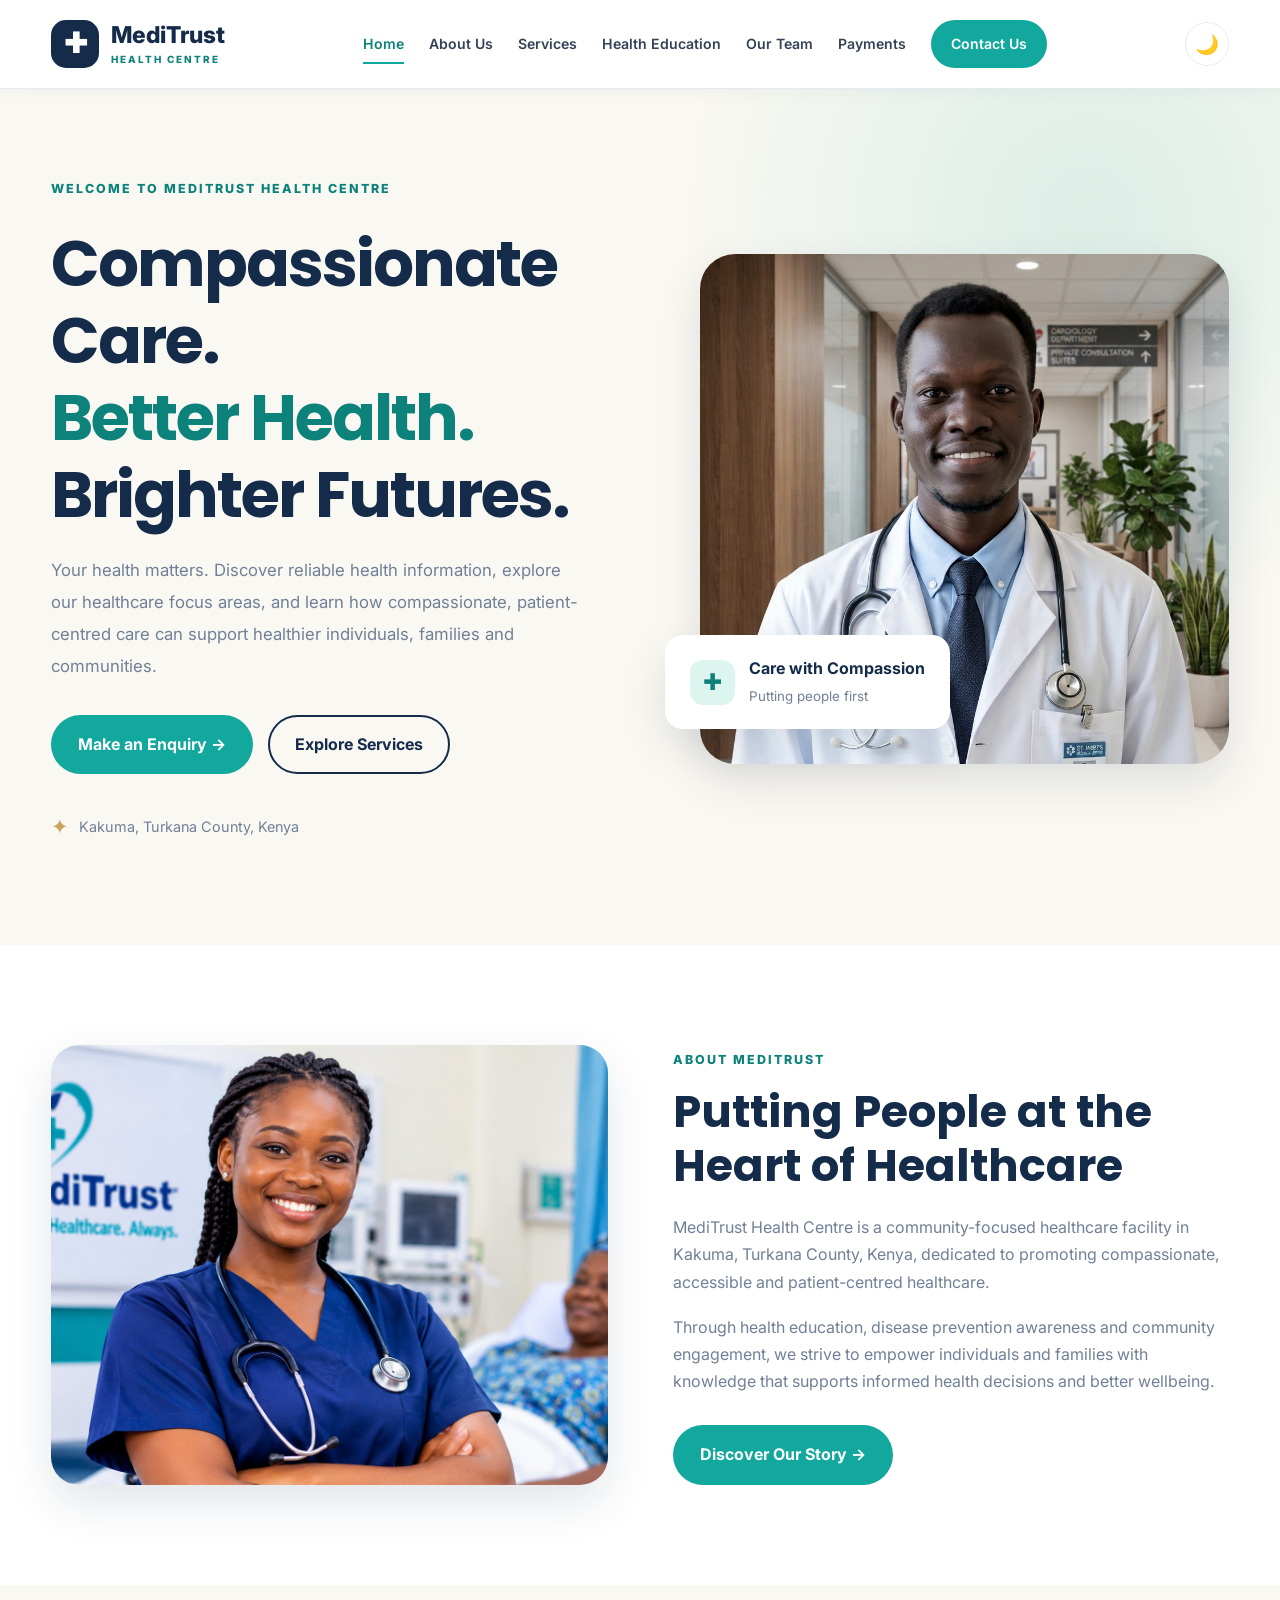
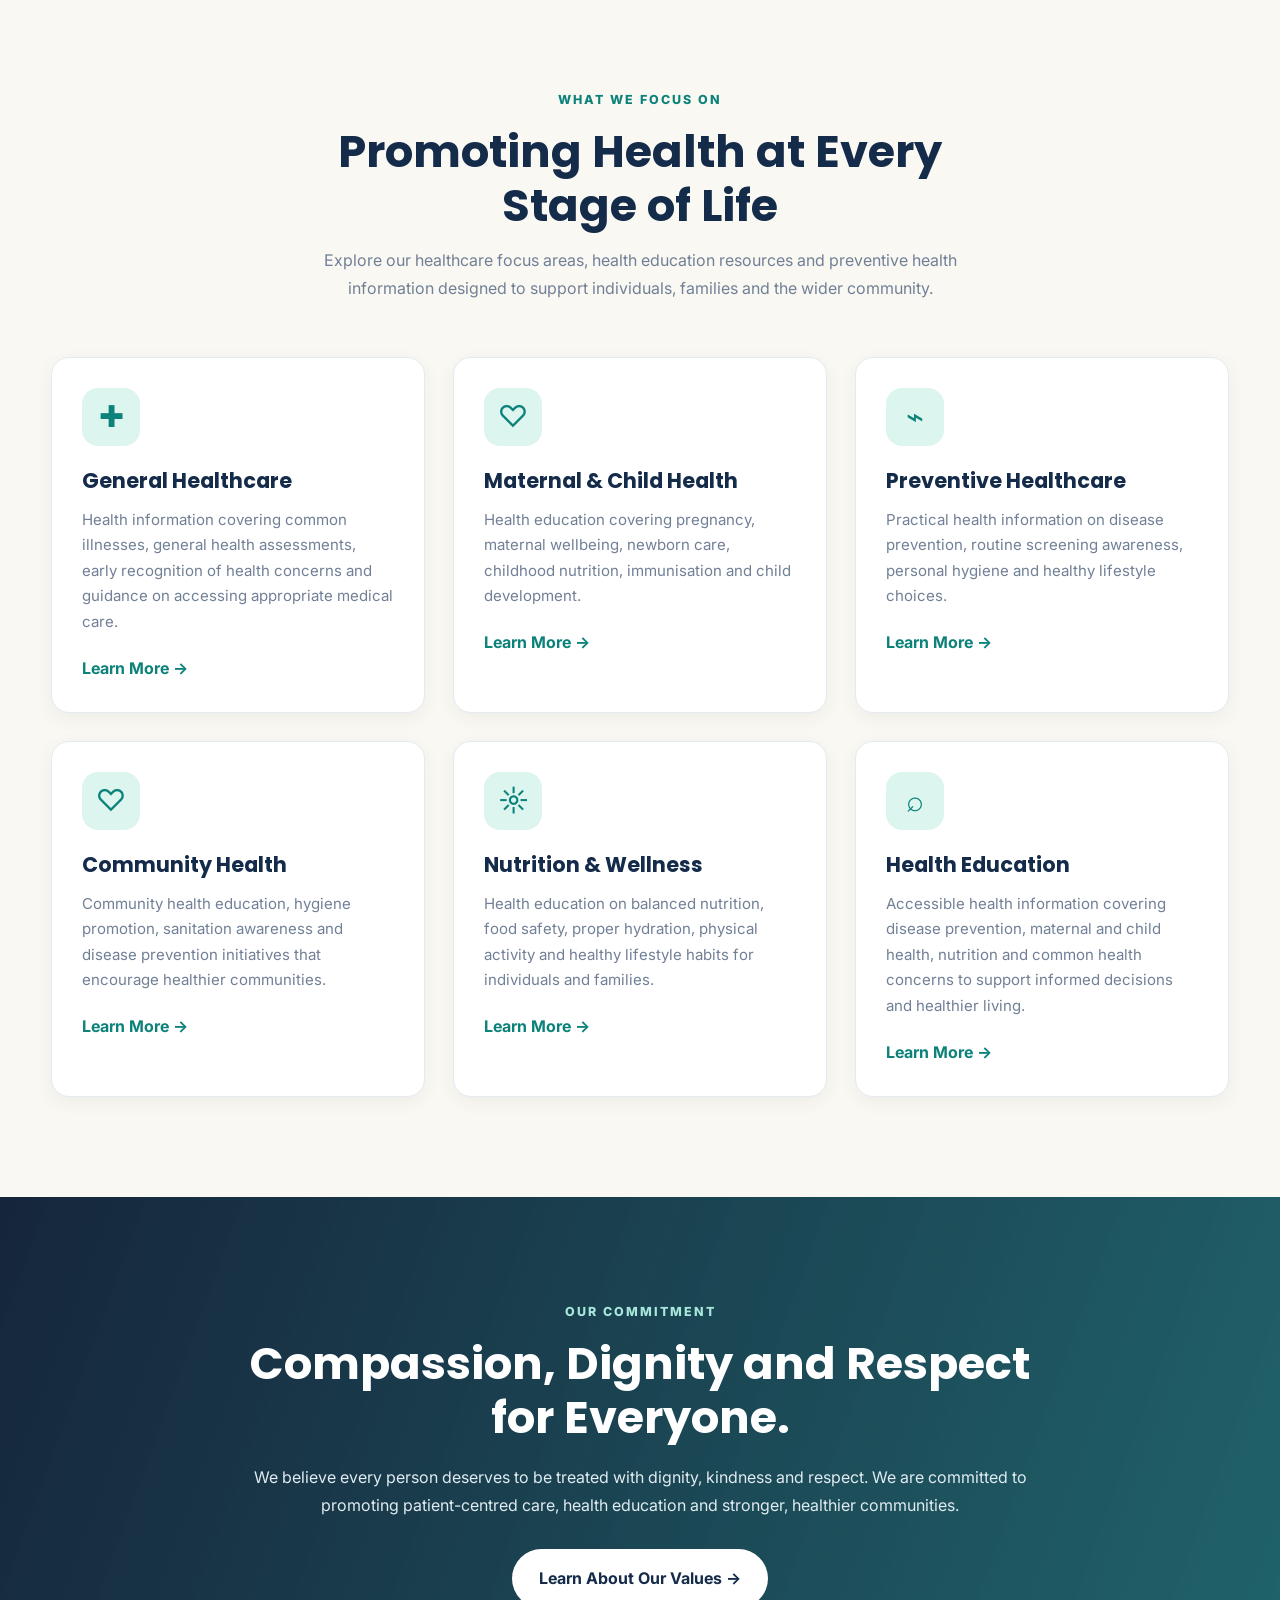
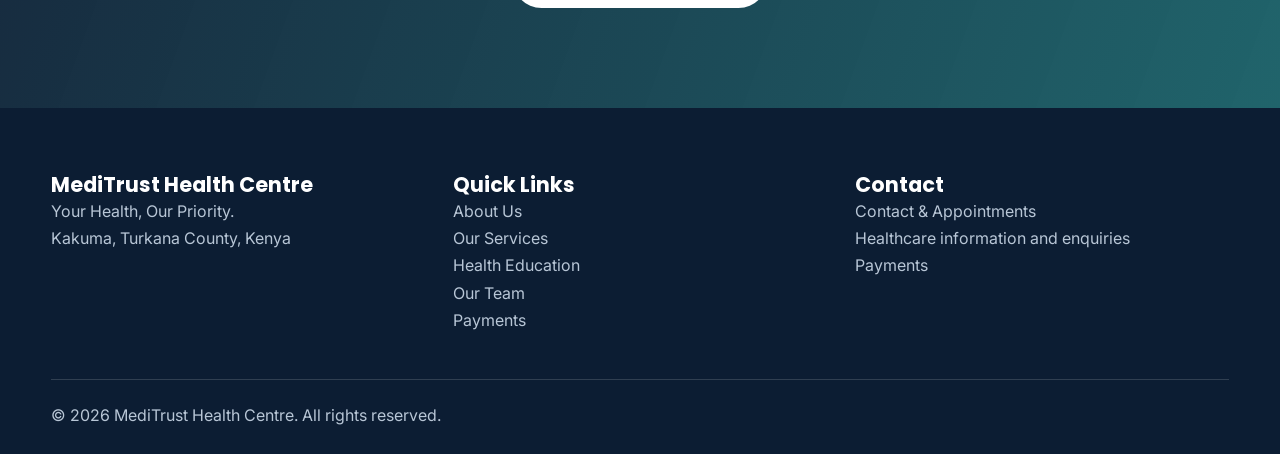
<file: index.html>
<!doctype html>
<html lang="en">
  <head>
    <meta charset="UTF-8" />
    <meta name="viewport" content="width=device-width, initial-scale=1.0" />
    <meta
      name="description"
      content="MediTrust Health Centre — Your Health, Our Priority. Healthcare information and patient services in Kakuma, Turkana County, Kenya."
    />
    <title>MediTrust Health Centre | Your Health, Our Priority</title>

    <link rel="icon" type="image/svg+xml" href="favicon.svg" />

    <link rel="preconnect" href="https://fonts.googleapis.com" />
    <link rel="preconnect" href="https://fonts.gstatic.com" crossorigin />
    <link
      href="https://fonts.googleapis.com/css2?family=Inter:wght@400;500;600;700;800&family=Poppins:wght@400;500;600;700;800&display=swap"
      rel="stylesheet"
    />

    <link rel="stylesheet" href="styles.css" />
    <script src="script.js" defer></script>
  </head>

  <body>
    <!-- HEADER -->
    <header class="site-header">
      <div class="container nav-container">
        <a href="index.html" class="brand">
          <span class="brand-icon">✚</span>
          <span class="brand-name">
            MediTrust
            <small>HEALTH CENTRE</small>
          </span>
        </a>

        <nav class="main-nav" id="mainNav">
          <a href="index.html" class="active">Home</a>
          <a href="about.html">About Us</a>
          <a href="services.html">Services</a>
          <a href="health-education.html">Health Education</a>
          <a href="team.html">Our Team</a>
          <a href="payments.html">Payments</a>
          <a href="contact.html" class="nav-cta">Contact Us</a>
        </nav>

        <div class="nav-actions">
          <button
            class="theme-toggle"
            type="button"
            aria-label="Switch to dark mode"
            title="Switch to dark mode"
            aria-pressed="false"
          >
            🌙
          </button>

          <button
            class="menu-toggle"
            id="menuToggle"
            type="button"
            aria-label="Open navigation menu"
            aria-expanded="false"
            aria-controls="mainNav"
          >
            ☰
          </button>
        </div>
      </div>
    </header>

    <!-- PAGE CONTENT WILL GO HERE -->

    <main>
      <!-- HERO SECTION -->
      <section class="hero">
        <div class="container hero-container">
          <div class="hero-content animate-up">
            <span class="eyebrow"> WELCOME TO MEDITRUST HEALTH CENTRE </span>

            <h1>
              Compassionate Care.
              <span>Better Health.</span>
              Brighter Futures.
            </h1>

            <p class="hero-description">
              Your health matters. Discover reliable health information, explore
              our healthcare focus areas, and learn how compassionate,
              patient-centred care can support healthier individuals, families
              and communities.
            </p>

            <div class="hero-actions">
              <a href="contact.html" class="btn btn-primary">
                Make an Enquiry →
              </a>

              <a href="services.html" class="btn btn-outline">
                Explore Services
              </a>
            </div>

            <div class="hero-location">
              <span>✦</span>
              Kakuma, Turkana County, Kenya
            </div>
          </div>

          <div class="hero-image">
            <img
              src="images/homepage-hero.jpg"
              alt="MediTrust Health Centre healthcare professional"
            />

            <div class="hero-image-label">
              <span class="label-icon">✚</span>
              <div>
                <strong>Care with Compassion</strong>
                <small>Putting people first</small>
              </div>
            </div>
          </div>
        </div>
      </section>

      <!-- WELCOME SECTION -->
      <section class="section welcome-section">
        <div class="container welcome-grid">
          <div class="welcome-image">
            <img
              src="images/welcome-nurse.png"
              alt="African nurse providing compassionate patient care at MediTrust Health Centre"
              loading="lazy"
            />
          </div>

          <div class="welcome-content">
            <span class="eyebrow">ABOUT MEDITRUST</span>

            <h2>Putting People at the Heart of Healthcare</h2>
            <p>
              MediTrust Health Centre is a community-focused healthcare facility
              in Kakuma, Turkana County, Kenya, dedicated to promoting
              compassionate, accessible and patient-centred healthcare.
            </p>

            <p>
              Through health education, disease prevention awareness and
              community engagement, we strive to empower individuals and
              families with knowledge that supports informed health decisions
              and better wellbeing.
            </p>

            <a href="about.html" class="btn btn-primary">
              Discover Our Story →
            </a>
          </div>
        </div>
      </section>

      <!-- SERVICES SECTION -->
      <section class="section section-light">
        <div class="container">
          <div class="section-heading">
            <span class="eyebrow">WHAT WE FOCUS ON</span>
            <h2>Promoting Health at Every Stage of Life</h2>
            <p>
              Explore our healthcare focus areas, health education resources and
              preventive health information designed to support individuals,
              families and the wider community.
            </p>
          </div>

          <div class="grid-3">
            <article class="card service-card">
              <div class="service-icon">✚</div>
              <h3>General Healthcare</h3>
              <p>
                Health information covering common illnesses, general health
                assessments, early recognition of health concerns and guidance
                on accessing appropriate medical care.
              </p>
              <a href="services.html" class="service-link"> Learn More → </a>
            </article>

            <article class="card service-card">
              <div class="service-icon">♡</div>
              <h3>Maternal & Child Health</h3>
              <p>
                Health education covering pregnancy, maternal wellbeing, newborn
                care, childhood nutrition, immunisation and child development.
              </p>
              <a href="services.html" class="service-link"> Learn More → </a>
            </article>

            <article class="card service-card">
              <div class="service-icon">⌁</div>
              <h3>Preventive Healthcare</h3>
              <p>
                Practical health information on disease prevention, routine
                screening awareness, personal hygiene and healthy lifestyle
                choices.
              </p>
              <a href="services.html" class="service-link"> Learn More → </a>
            </article>

            <article class="card service-card">
              <div class="service-icon">♡</div>
              <h3>Community Health</h3>
              <p>
                Community health education, hygiene promotion, sanitation
                awareness and disease prevention initiatives that encourage
                healthier communities.
              </p>
              <a href="services.html" class="service-link"> Learn More → </a>
            </article>

            <article class="card service-card">
              <div class="service-icon">☼</div>
              <h3>Nutrition & Wellness</h3>
              <p>
                Health education on balanced nutrition, food safety, proper
                hydration, physical activity and healthy lifestyle habits for
                individuals and families.
              </p>
              <a href="services.html" class="service-link"> Learn More → </a>
            </article>

            <article class="card service-card">
              <div class="service-icon">⌕</div>
              <h3>Health Education</h3>
              <p>
                Accessible health information covering disease prevention,
                maternal and child health, nutrition and common health concerns
                to support informed decisions and healthier living.
              </p>
              <a href="health-education.html" class="service-link">
                Learn More →
              </a>
            </article>
          </div>
        </div>
      </section>

      <!-- PATIENT-CENTRED CARE SECTION -->
      <section class="section care-section">
        <div class="container care-content">
          <span class="eyebrow">OUR COMMITMENT</span>

          <h2>Compassion, Dignity and Respect for Everyone.</h2>
          <p>
            We believe every person deserves to be treated with dignity,
            kindness and respect. We are committed to promoting patient-centred
            care, health education and stronger, healthier communities.
          </p>

          <a href="about.html" class="btn btn-white">
            Learn About Our Values →
          </a>
        </div>
      </section>
    </main>

    <!-- FOOTER -->
    <footer class="footer">
      <div class="container">
        <div class="grid-3">
          <div>
            <h3 style="color: white">MediTrust Health Centre</h3>
            <p>Your Health, Our Priority.</p>
            <p>Kakuma, Turkana County, Kenya</p>
          </div>

          <div>
            <h3 style="color: white">Quick Links</h3>
            <p><a href="about.html">About Us</a></p>
            <p><a href="services.html">Our Services</a></p>
            <p><a href="health-education.html">Health Education</a></p>
            <p><a href="team.html">Our Team</a></p>
            <p><a href="payments.html">Payments</a></p>
          </div>

          <div>
            <h3 style="color: white">Contact</h3>
            <p><a href="contact.html">Contact & Appointments</a></p>
            <p>Healthcare information and enquiries</p>
            <p><a href="payments.html">Payments</a></p>
          </div>
        </div>

        <div class="footer-bottom">
          <p>
            © <span id="year"></span> MediTrust Health Centre. All rights
            reserved.
          </p>
        </div>
      </div>
    </footer>
  </body>
</html>
</file>
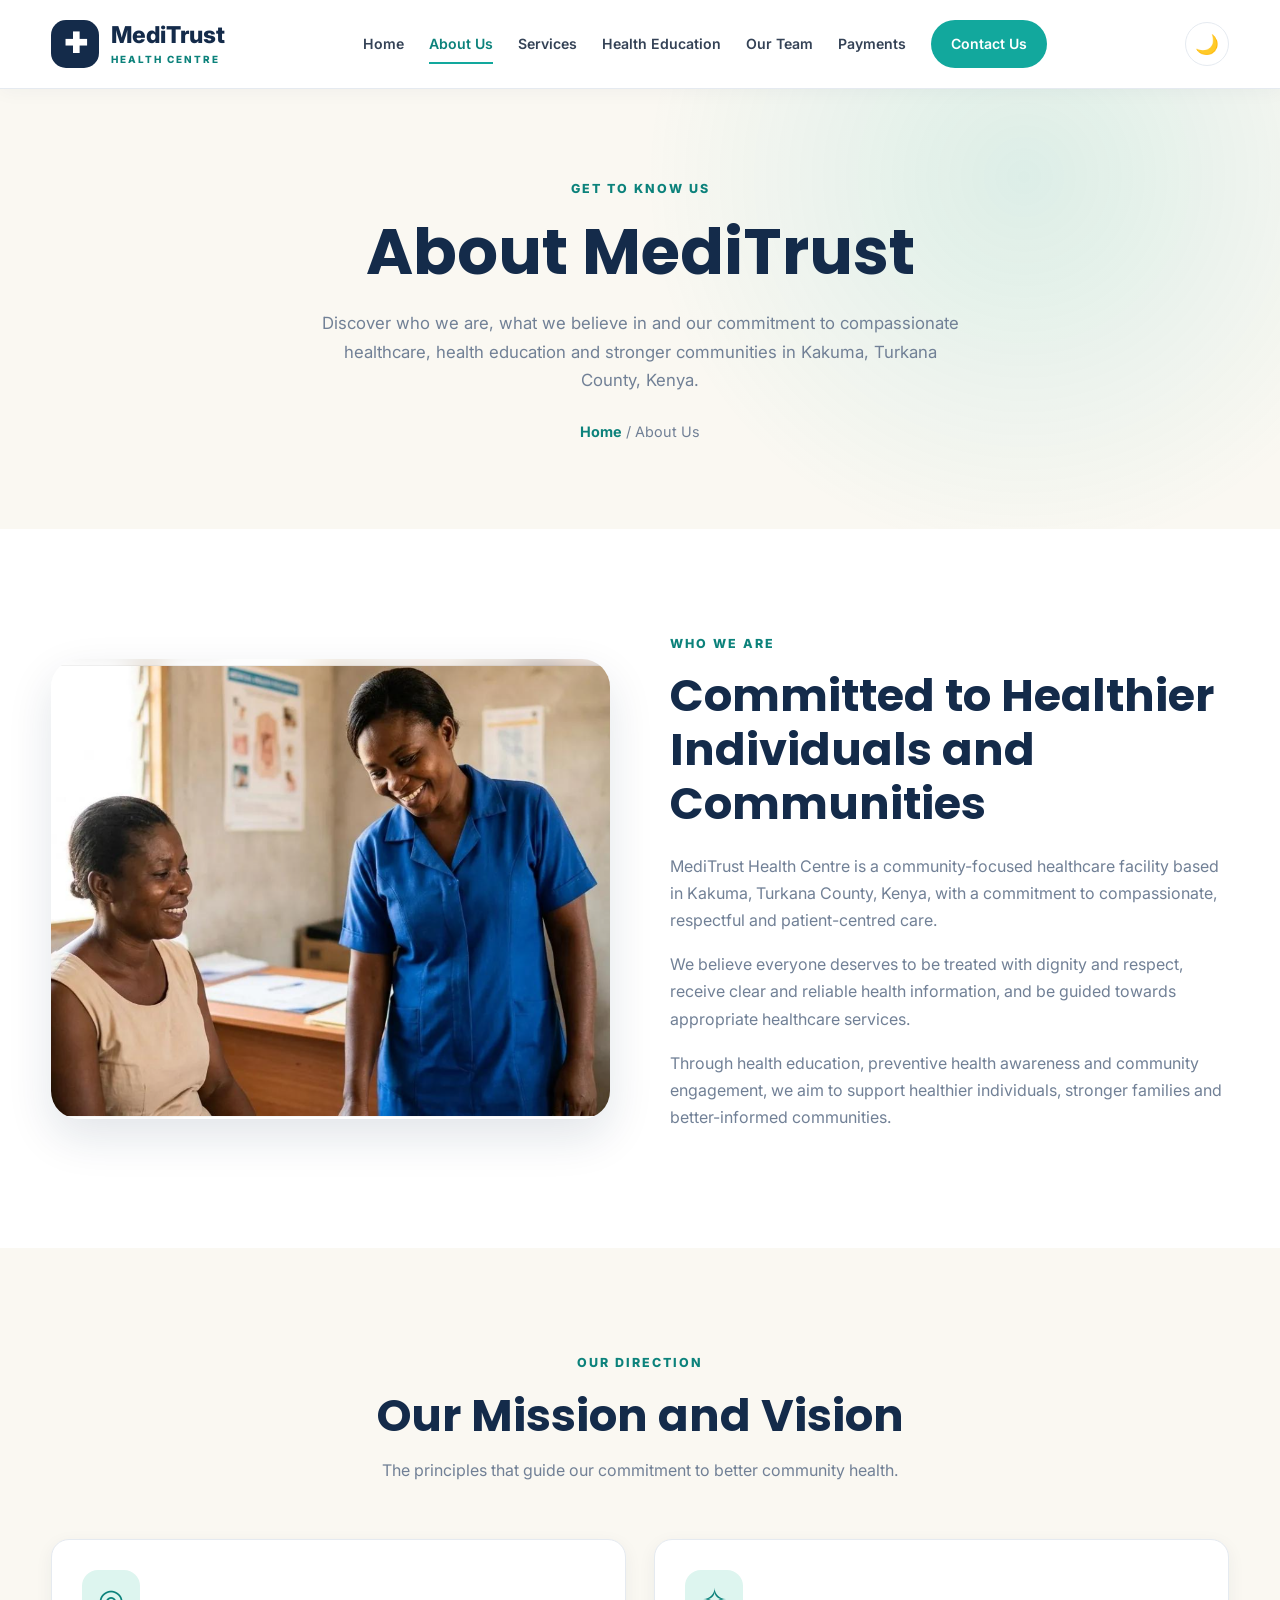
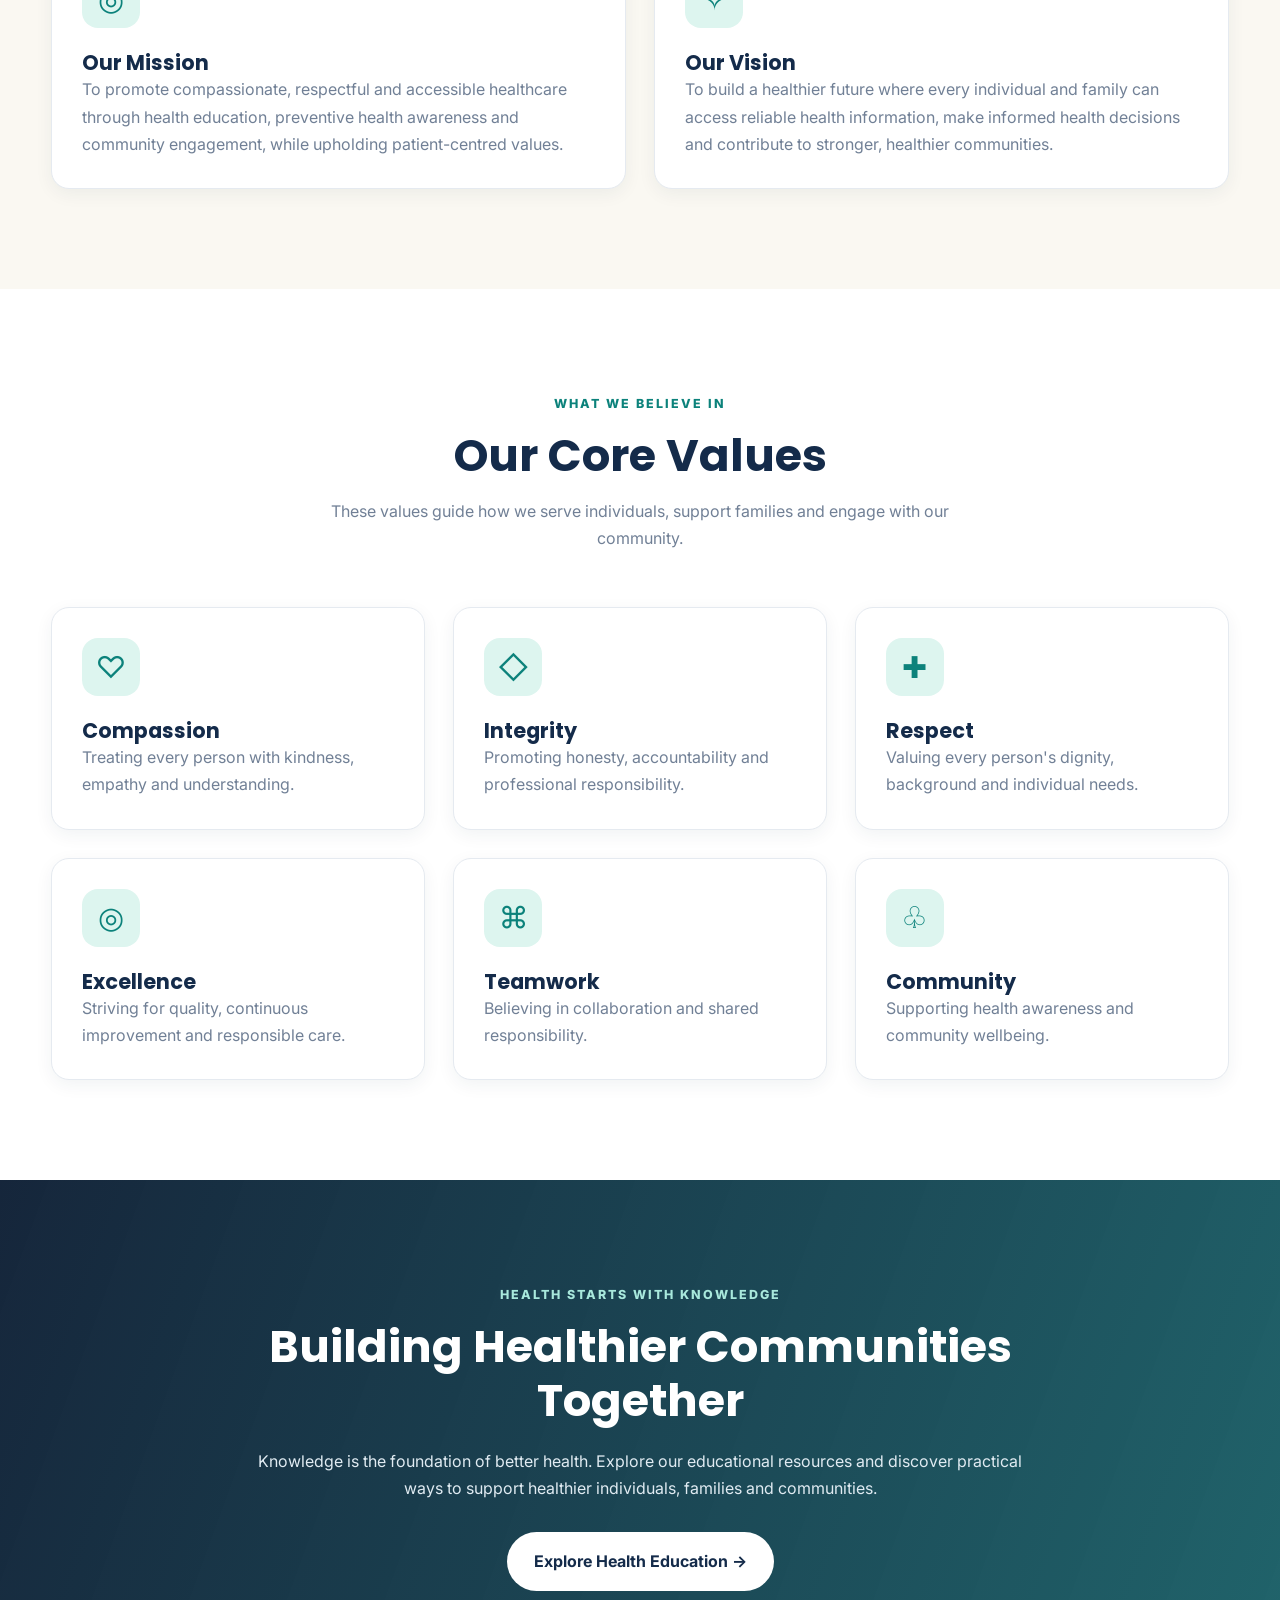
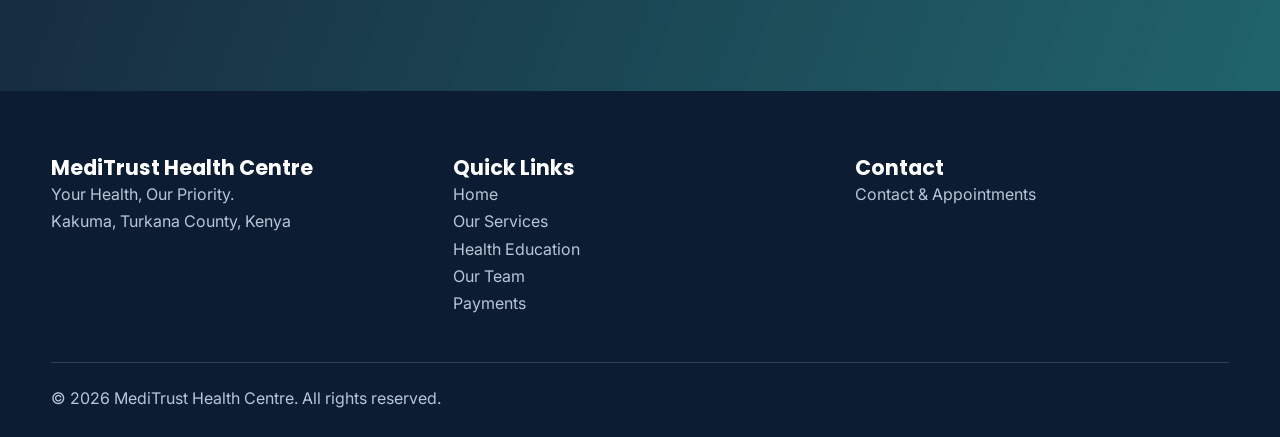
<file: about.html>
<!doctype html>
<html lang="en">
  <head>
    <meta charset="UTF-8" />
    <meta name="viewport" content="width=device-width, initial-scale=1.0" />
    <meta
      name="description"
      content="Learn about MediTrust Health Centre in Kakuma, Turkana County, Kenya, including its mission, vision and commitment to compassionate community healthcare."
    />
    <title>About Us | MediTrust Health Centre</title>

    <link rel="icon" type="image/svg+xml" href="favicon.svg" />

    <link rel="preconnect" href="https://fonts.googleapis.com" />
    <link rel="preconnect" href="https://fonts.gstatic.com" crossorigin />
    <link
      href="https://fonts.googleapis.com/css2?family=Inter:wght@400;500;600;700;800&family=Poppins:wght@400;500;600;700;800&display=swap"
      rel="stylesheet"
    />

    <link rel="stylesheet" href="styles.css" />
    <script src="script.js" defer></script>
  </head>
  <body>
    <header class="site-header">
      <div class="container nav-container">
        <a href="index.html" class="brand">
          <span class="brand-icon">✚</span>
          <span class="brand-name">
            MediTrust
            <small>HEALTH CENTRE</small>
          </span>
        </a>

        <nav class="main-nav" id="mainNav">
          <a href="index.html">Home</a>
          <a href="about.html" class="active" aria-current="page">About Us</a>
          <a href="services.html">Services</a>
          <a href="health-education.html">Health Education</a>
          <a href="team.html">Our Team</a>
          <a href="payments.html">Payments</a>
          <a href="contact.html" class="nav-cta">Contact Us</a>
        </nav>

        <div class="nav-actions">
          <button
            class="theme-toggle"
            type="button"
            aria-label="Switch to dark mode"
            title="Switch to dark mode"
            aria-pressed="false"
          >
            🌙
          </button>

          <button
            class="menu-toggle"
            id="menuToggle"
            type="button"
            aria-label="Open navigation menu"
            aria-expanded="false"
            aria-controls="mainNav"
          >
            ☰
          </button>
        </div>
      </div>
    </header>

    <main>
      <!-- PAGE HERO -->
      <section class="page-hero">
        <div class="container">
          <span class="eyebrow">GET TO KNOW US</span>
          <h1>About MediTrust</h1>
          <p>
            Discover who we are, what we believe in and our commitment to
            compassionate healthcare, health education and stronger communities
            in Kakuma, Turkana County, Kenya.
          </p>
          <div class="breadcrumb"><a href="index.html">Home</a> / About Us</div>
        </div>
      </section>

      <!-- ABOUT INTRODUCTION -->
      <section class="section">
        <div class="container about-grid">
          <div class="about-image">
            <img
              src="images/clinic.png"
              alt="MediTrust Health Centre clinic"
              loading="lazy"
            />
          </div>

          <div class="about-content">
            <span class="eyebrow">WHO WE ARE</span>
            <h2>Committed to Healthier Individuals and Communities</h2>
            <p>
              MediTrust Health Centre is a community-focused healthcare facility
              based in Kakuma, Turkana County, Kenya, with a commitment to
              compassionate, respectful and patient-centred care.
            </p>

            <p>
              We believe everyone deserves to be treated with dignity and
              respect, receive clear and reliable health information, and be
              guided towards appropriate healthcare services.
            </p>

            <p>
              Through health education, preventive health awareness and
              community engagement, we aim to support healthier individuals,
              stronger families and better-informed communities.
            </p>
          </div>
        </div>
      </section>

      <!-- MISSION AND VISION -->
      <section class="section section-light">
        <div class="container">
          <div class="section-heading">
            <span class="eyebrow">OUR DIRECTION</span>
            <h2>Our Mission and Vision</h2>
            <p>
              The principles that guide our commitment to better community
              health.
            </p>
          </div>

          <div class="grid-2">
            <article class="card mission-card">
              <div class="service-icon">◎</div>
              <h3>Our Mission</h3>
              <p>
                To promote compassionate, respectful and accessible healthcare
                through health education, preventive health awareness and
                community engagement, while upholding patient-centred values.
              </p>
            </article>

            <article class="card mission-card">
              <div class="service-icon">✧</div>
              <h3>Our Vision</h3>
              <p>
                To build a healthier future where every individual and family
                can access reliable health information, make informed health
                decisions and contribute to stronger, healthier communities.
              </p>
            </article>
          </div>
        </div>
      </section>

      <!-- CORE VALUES -->
      <section class="section">
        <div class="container">
          <div class="section-heading">
            <span class="eyebrow">WHAT WE BELIEVE IN</span>
            <h2>Our Core Values</h2>
            <p>
              These values guide how we serve individuals, support families and
              engage with our community.
            </p>
          </div>

          <div class="grid-3">
            <article class="card">
              <div class="service-icon">♡</div>
              <h3>Compassion</h3>
              <p>
                Treating every person with kindness, empathy and understanding.
              </p>
            </article>

            <article class="card">
              <div class="service-icon">◇</div>
              <h3>Integrity</h3>
              <p>
                Promoting honesty, accountability and professional
                responsibility.
              </p>
            </article>

            <article class="card">
              <div class="service-icon">✚</div>
              <h3>Respect</h3>
              <p>
                Valuing every person's dignity, background and individual needs.
              </p>
            </article>

            <article class="card">
              <div class="service-icon">◎</div>
              <h3>Excellence</h3>
              <p>
                Striving for quality, continuous improvement and responsible
                care.
              </p>
            </article>

            <article class="card">
              <div class="service-icon">⌘</div>
              <h3>Teamwork</h3>
              <p>Believing in collaboration and shared responsibility.</p>
            </article>

            <article class="card">
              <div class="service-icon">♧</div>
              <h3>Community</h3>
              <p>Supporting health awareness and community wellbeing.</p>
            </article>
          </div>
        </div>
      </section>

      <!-- CALL TO ACTION -->
      <section class="section care-section">
        <div class="container care-content">
          <span class="eyebrow">HEALTH STARTS WITH KNOWLEDGE</span>
          <h2>Building Healthier Communities Together</h2>
          <p>
            Knowledge is the foundation of better health. Explore our
            educational resources and discover practical ways to support
            healthier individuals, families and communities.
          </p>
          <a href="health-education.html" class="btn btn-white">
            Explore Health Education →
          </a>
        </div>
      </section>
    </main>

    <footer class="footer">
      <div class="container">
        <div class="grid-3">
          <div>
            <h3 style="color: white">MediTrust Health Centre</h3>
            <p>Your Health, Our Priority.</p>
            <p>Kakuma, Turkana County, Kenya</p>
          </div>

          <div>
            <h3 style="color: white">Quick Links</h3>
            <p><a href="index.html">Home</a></p>
            <p><a href="services.html">Our Services</a></p>
            <p><a href="health-education.html">Health Education</a></p>
            <p><a href="team.html">Our Team</a></p>
            <p><a href="payments.html">Payments</a></p>
          </div>

          <div>
            <h3 style="color: white">Contact</h3>
            <p><a href="contact.html">Contact & Appointments</a></p>
          </div>
        </div>

        <div class="footer-bottom">
          <p>
            © <span id="year"></span> MediTrust Health Centre. All rights
            reserved.
          </p>
        </div>
      </div>
    </footer>
  </body>
</html>
</file>
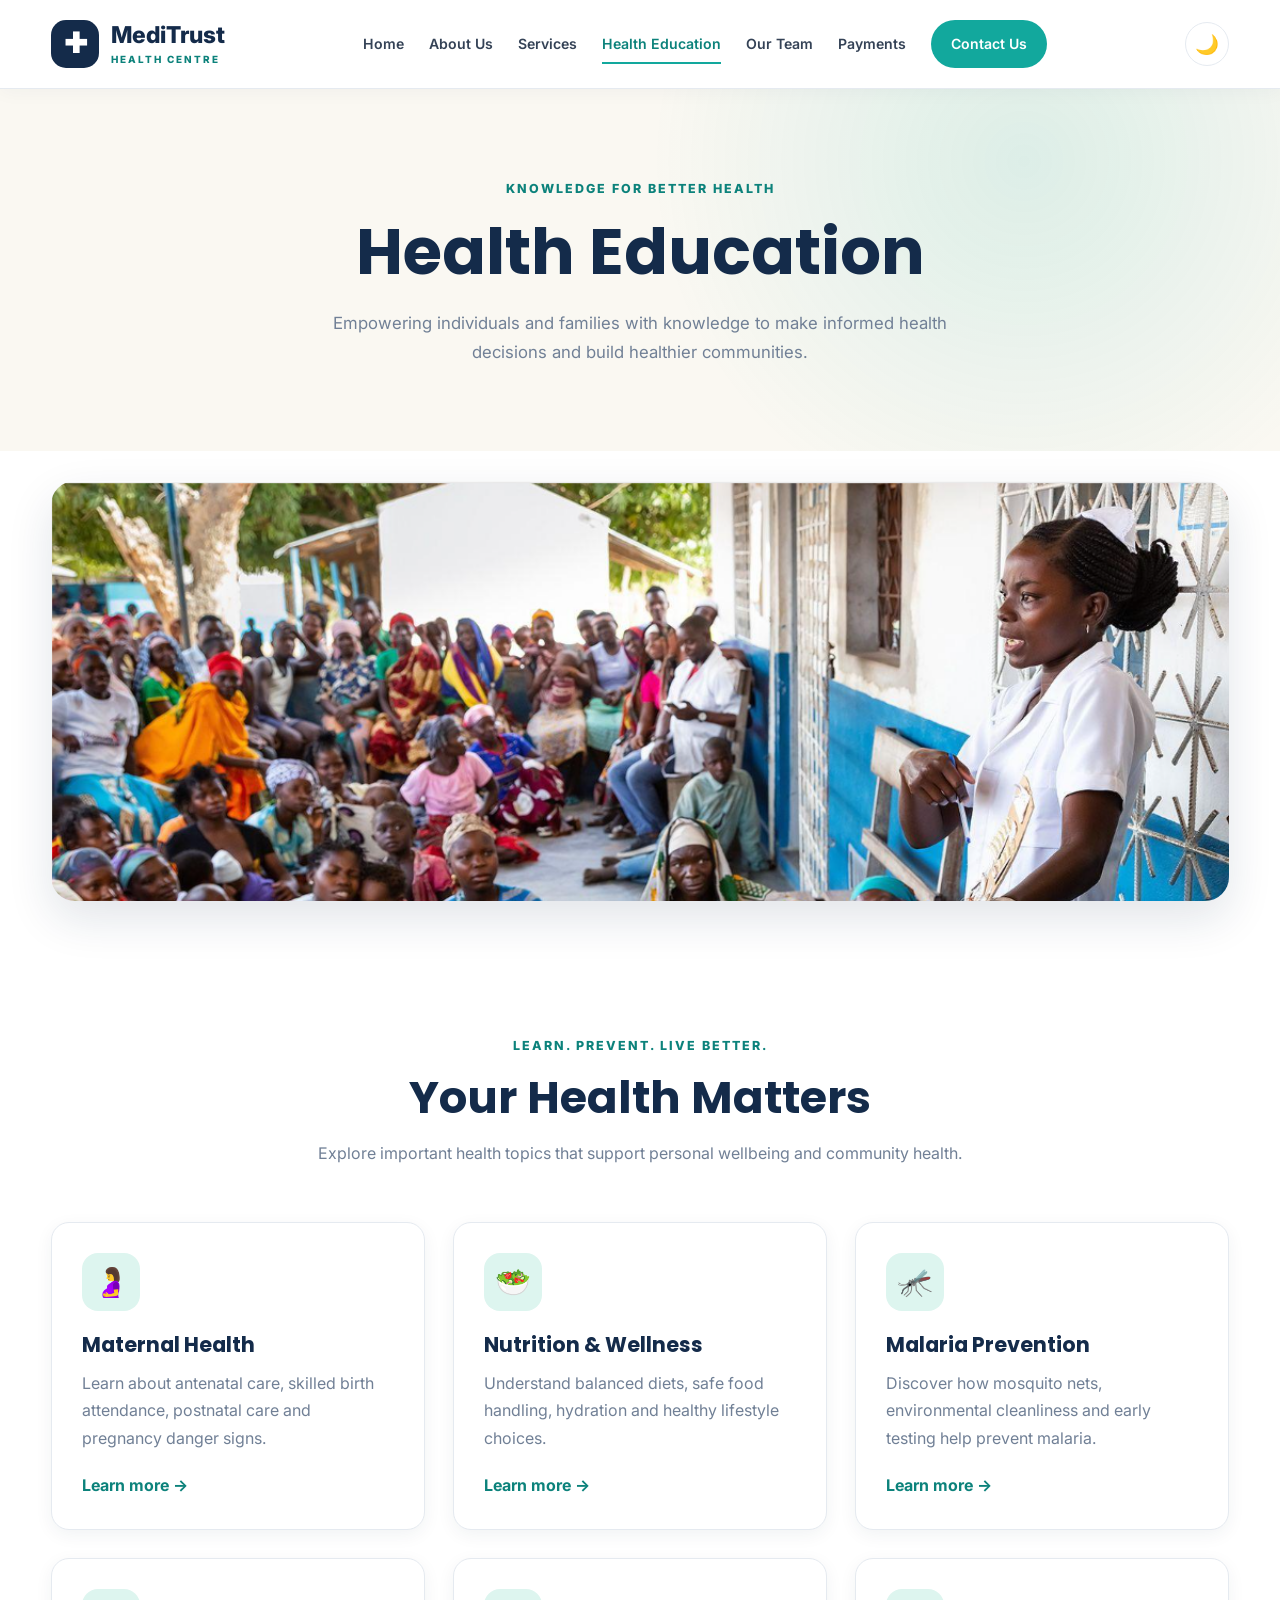
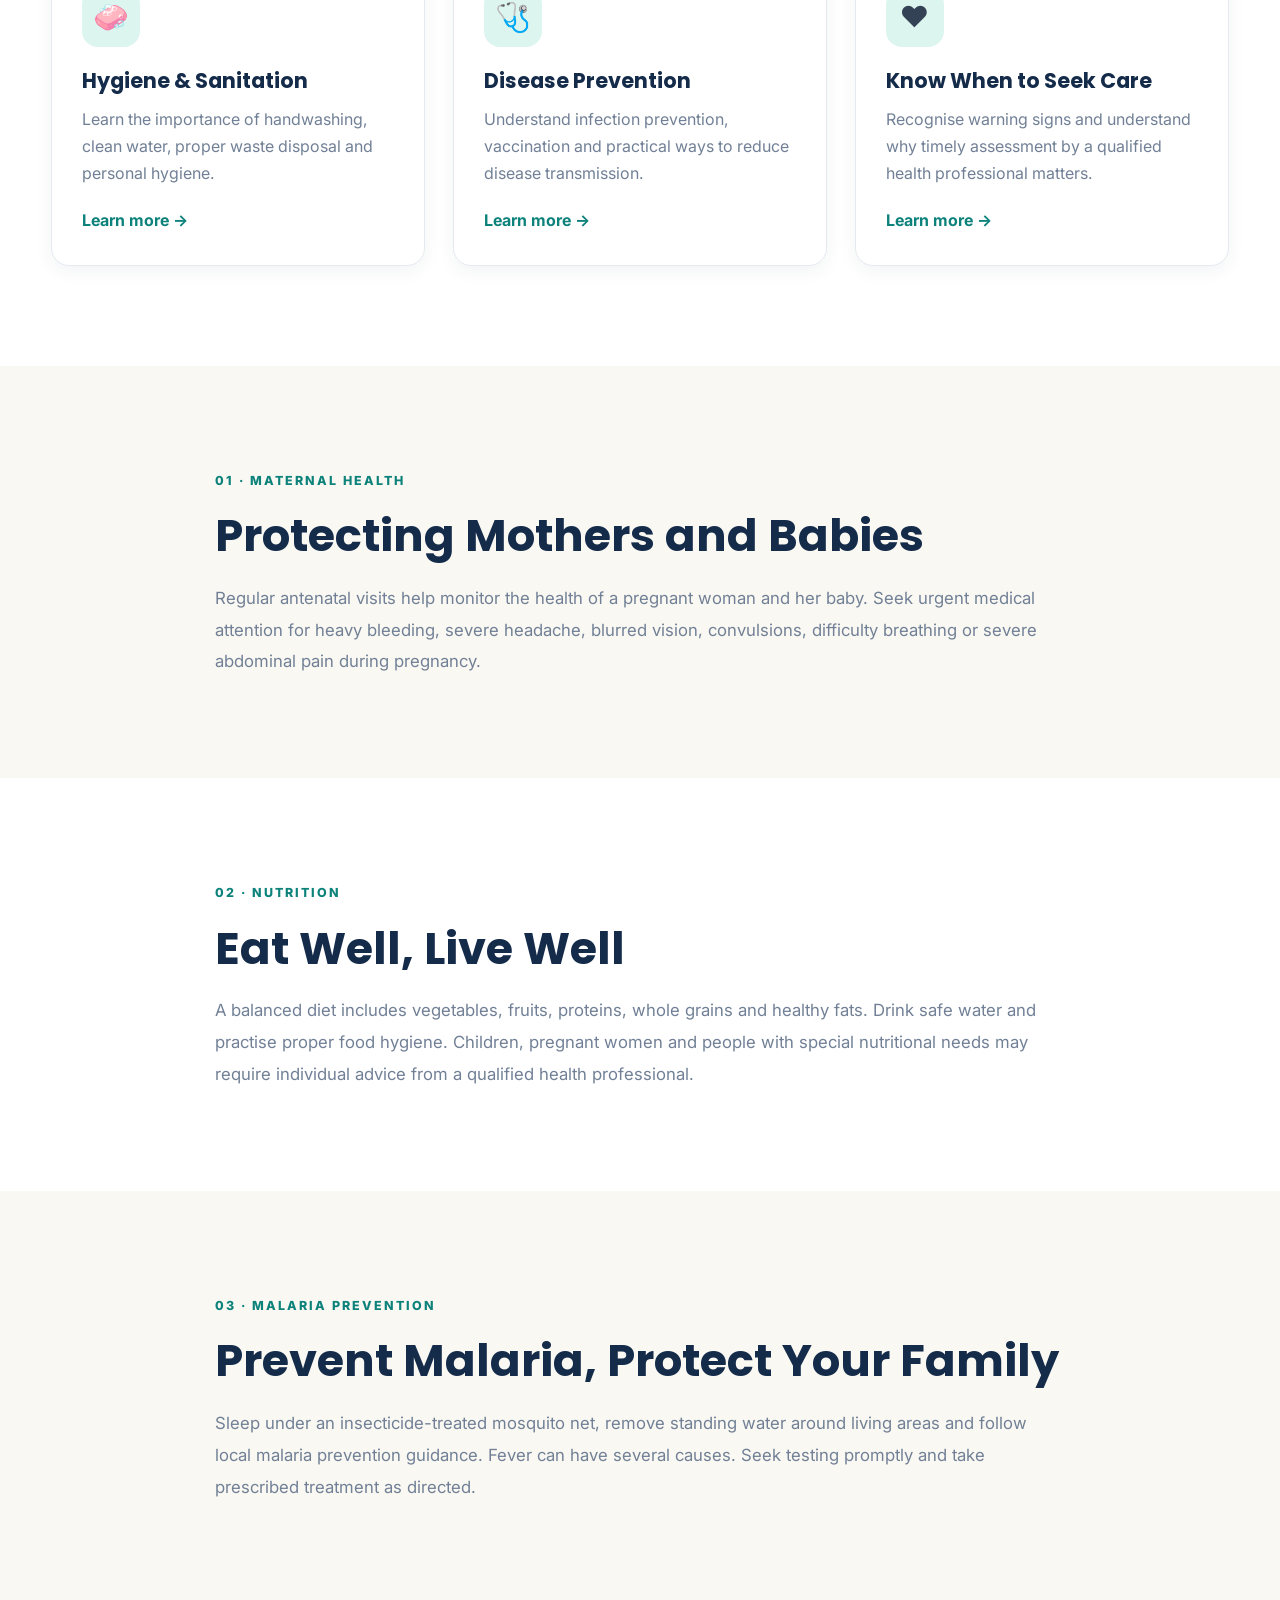
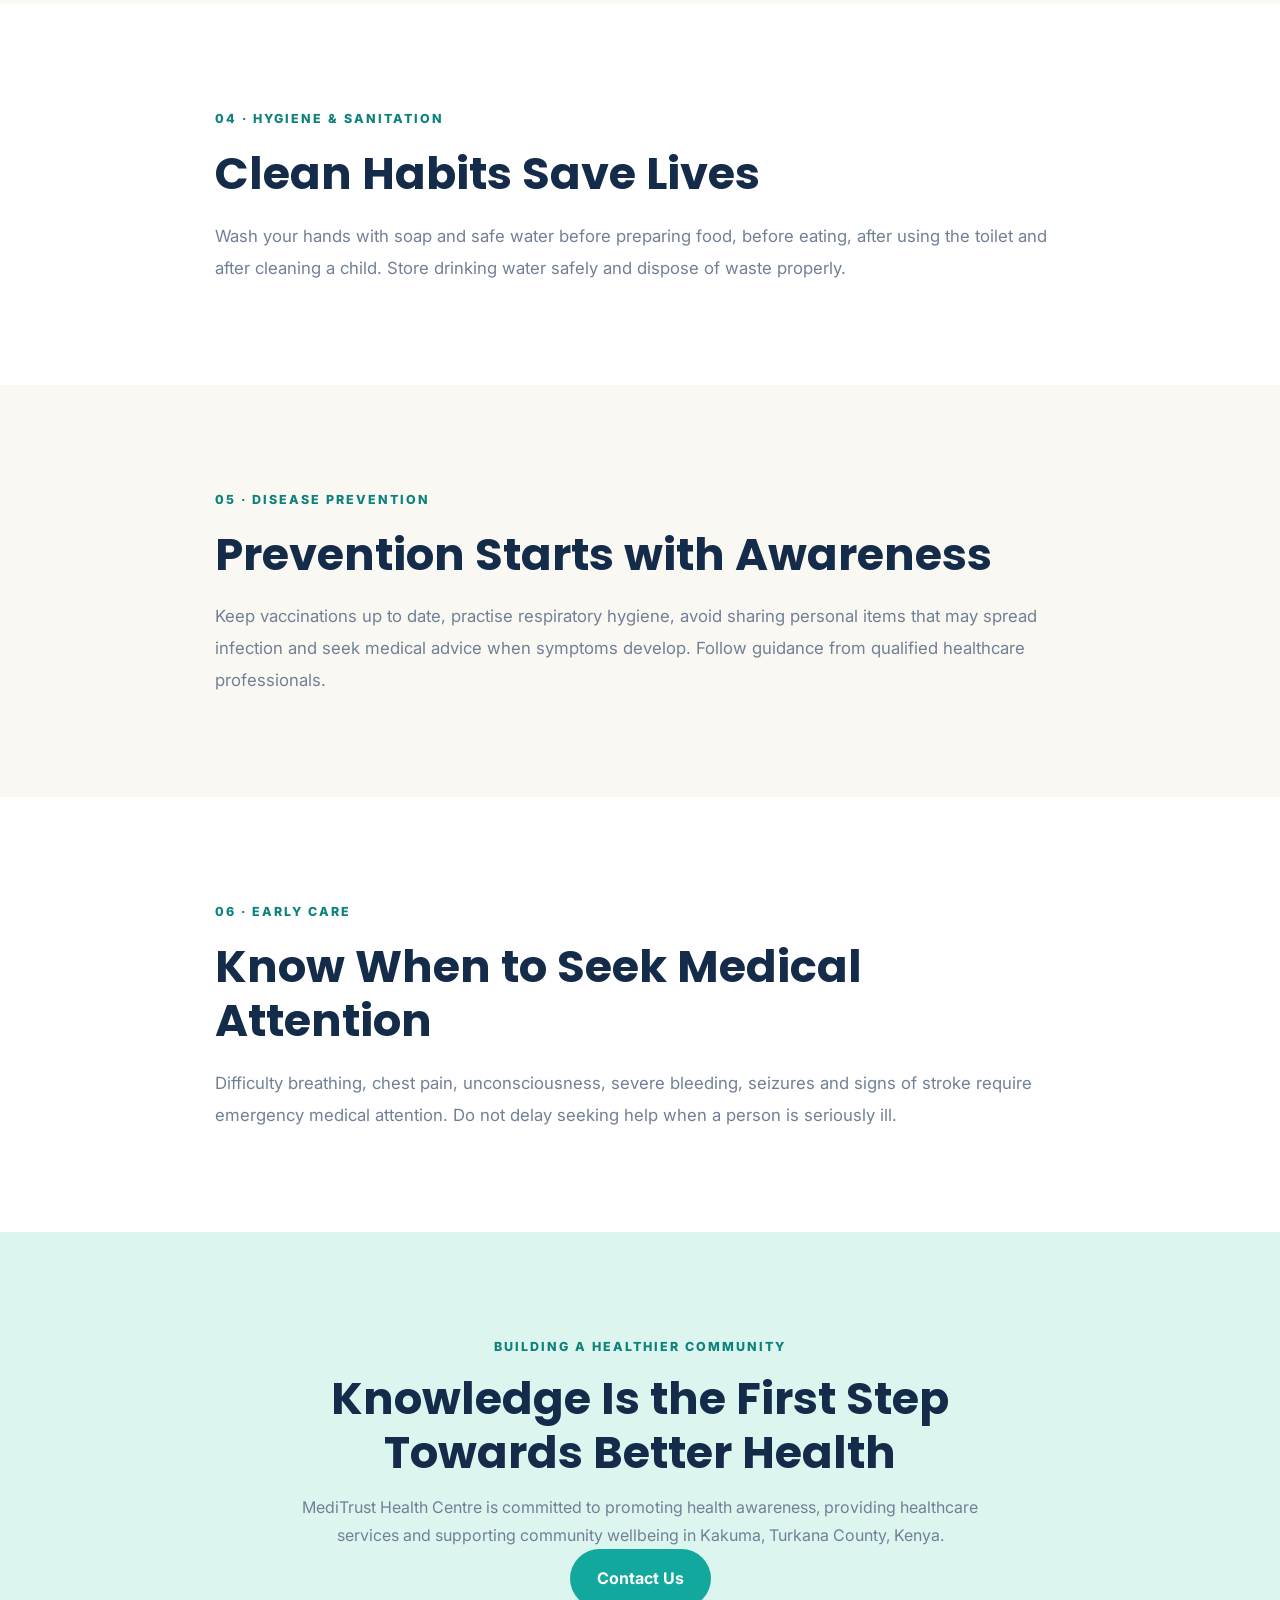
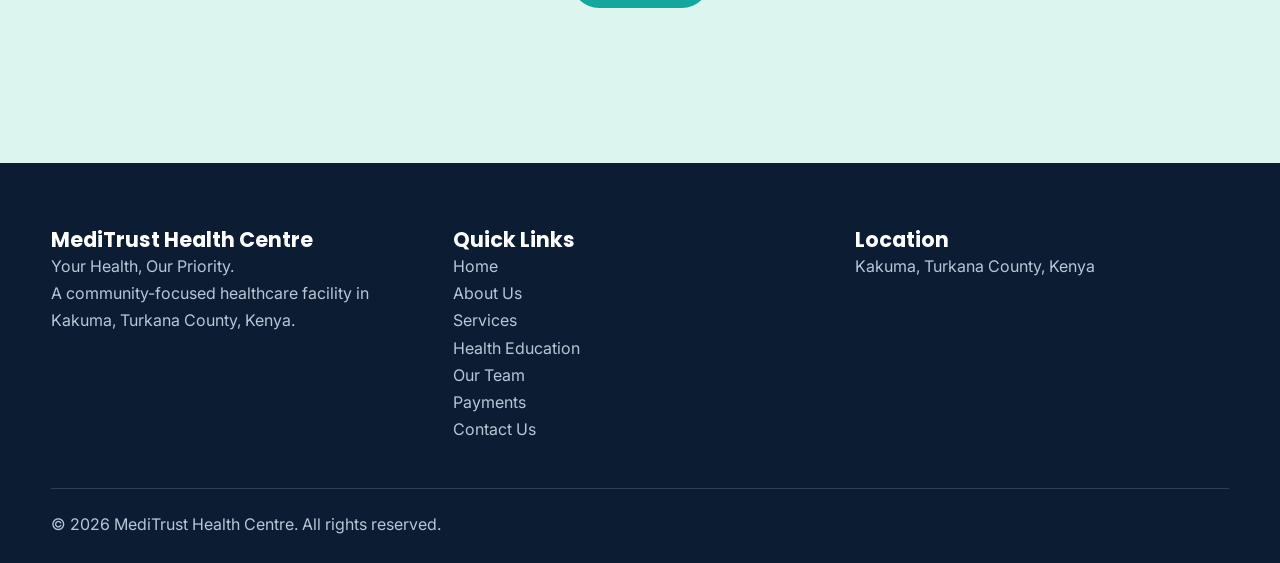
<file: health-education.html>
<!doctype html>
<html lang="en">
  <head>
    <meta charset="UTF-8" />
    <meta name="viewport" content="width=device-width, initial-scale=1.0" />
    <meta
      name="description"
      content="Explore maternal health, nutrition, malaria prevention, hygiene and disease prevention resources from MediTrust Health Centre in Kakuma, Kenya."
    />
    <title>Health Education | MediTrust Health Centre</title>

    <link rel="icon" type="image/svg+xml" href="favicon.svg" />
    <link rel="preconnect" href="https://fonts.googleapis.com" />
    <link rel="preconnect" href="https://fonts.gstatic.com" crossorigin />
    <link
      href="https://fonts.googleapis.com/css2?family=Inter:wght@400;500;600;700&family=Poppins:wght@400;500;600;700&display=swap"
      rel="stylesheet"
    />
    <link rel="stylesheet" href="styles.css" />
    <script src="script.js" defer></script>
  </head>
  <body>
    <header class="site-header">
      <div class="container nav-container">
        <a href="index.html" class="brand">
          <span class="brand-icon">✚</span>
          <span class="brand-name">MediTrust<small>HEALTH CENTRE</small></span>
        </a>

        <nav class="main-nav" id="mainNav">
          <a href="index.html">Home</a>
          <a href="about.html">About Us</a>
          <a href="services.html">Services</a>
          <a href="health-education.html" class="active" aria-current="page">
            Health Education
          </a>
          <a href="team.html">Our Team</a>
          <a href="payments.html">Payments</a>
          <a href="contact.html" class="nav-cta">Contact Us</a>
        </nav>

        <div class="nav-actions">
          <button
            class="theme-toggle"
            type="button"
            aria-label="Switch to dark mode"
            title="Switch to dark mode"
            aria-pressed="false"
          >
            🌙
          </button>

          <button
            class="menu-toggle"
            id="menuToggle"
            type="button"
            aria-label="Open navigation menu"
            aria-expanded="false"
            aria-controls="mainNav"
          >
            ☰
          </button>
        </div>
      </div>
    </header>

    <main>
      <section class="page-hero">
        <div class="container">
          <span class="eyebrow">Knowledge for Better Health</span>
          <h1>Health Education</h1>
          <p>
            Empowering individuals and families with knowledge to make informed
            health decisions and build healthier communities.
          </p>
        </div>
      </section>

      <!-- HEALTH EDUCATION FEATURE IMAGE -->
      <section class="section education-feature">
        <div class="container">
          <img
            src="images/community-health.png"
            alt="Community health education and awareness"
            loading="lazy"
          />
        </div>
      </section>

      <section class="section">
        <div class="container">
          <div class="section-heading">
            <span class="eyebrow">Learn. Prevent. Live Better.</span>
            <h2>Your Health Matters</h2>
            <p>
              Explore important health topics that support personal wellbeing
              and community health.
            </p>
          </div>

          <div class="grid-3">
            <article class="card education-card">
              <div class="education-icon">🤰</div>
              <h3>Maternal Health</h3>
              <p>
                Learn about antenatal care, skilled birth attendance, postnatal
                care and pregnancy danger signs.
              </p>
              <a href="#maternal-health" class="service-link">Learn more →</a>
            </article>

            <article class="card education-card">
              <div class="education-icon">🥗</div>
              <h3>Nutrition & Wellness</h3>
              <p>
                Understand balanced diets, safe food handling, hydration and
                healthy lifestyle choices.
              </p>
              <a href="#nutrition" class="service-link">Learn more →</a>
            </article>

            <article class="card education-card">
              <div class="education-icon">🦟</div>
              <h3>Malaria Prevention</h3>
              <p>
                Discover how mosquito nets, environmental cleanliness and early
                testing help prevent malaria.
              </p>
              <a href="#malaria" class="service-link">Learn more →</a>
            </article>

            <article class="card education-card">
              <div class="education-icon">🧼</div>
              <h3>Hygiene & Sanitation</h3>
              <p>
                Learn the importance of handwashing, clean water, proper waste
                disposal and personal hygiene.
              </p>
              <a href="#hygiene" class="service-link">Learn more →</a>
            </article>

            <article class="card education-card">
              <div class="education-icon">🩺</div>
              <h3>Disease Prevention</h3>
              <p>
                Understand infection prevention, vaccination and practical ways
                to reduce disease transmission.
              </p>
              <a href="#prevention" class="service-link">Learn more →</a>
            </article>

            <article class="card education-card">
              <div class="education-icon">❤️</div>
              <h3>Know When to Seek Care</h3>
              <p>
                Recognise warning signs and understand why timely assessment by
                a qualified health professional matters.
              </p>
              <a href="#seek-care" class="service-link">Learn more →</a>
            </article>
          </div>
        </div>
      </section>

      <section class="section section-light" id="maternal-health">
        <div class="container education-detail">
          <span class="eyebrow">01 · Maternal Health</span>
          <h2>Protecting Mothers and Babies</h2>
          <p>
            Regular antenatal visits help monitor the health of a pregnant woman
            and her baby. Seek urgent medical attention for heavy bleeding,
            severe headache, blurred vision, convulsions, difficulty breathing
            or severe abdominal pain during pregnancy.
          </p>
        </div>
      </section>

      <section class="section" id="nutrition">
        <div class="container education-detail">
          <span class="eyebrow">02 · Nutrition</span>
          <h2>Eat Well, Live Well</h2>
          <p>
            A balanced diet includes vegetables, fruits, proteins, whole grains
            and healthy fats. Drink safe water and practise proper food hygiene.
            Children, pregnant women and people with special nutritional needs
            may require individual advice from a qualified health professional.
          </p>
        </div>
      </section>

      <section class="section section-light" id="malaria">
        <div class="container education-detail">
          <span class="eyebrow">03 · Malaria Prevention</span>
          <h2>Prevent Malaria, Protect Your Family</h2>
          <p>
            Sleep under an insecticide-treated mosquito net, remove standing
            water around living areas and follow local malaria prevention
            guidance. Fever can have several causes. Seek testing promptly and
            take prescribed treatment as directed.
          </p>
        </div>
      </section>

      <section class="section" id="hygiene">
        <div class="container education-detail">
          <span class="eyebrow">04 · Hygiene & Sanitation</span>
          <h2>Clean Habits Save Lives</h2>
          <p>
            Wash your hands with soap and safe water before preparing food,
            before eating, after using the toilet and after cleaning a child.
            Store drinking water safely and dispose of waste properly.
          </p>
        </div>
      </section>

      <section class="section section-light" id="prevention">
        <div class="container education-detail">
          <span class="eyebrow">05 · Disease Prevention</span>
          <h2>Prevention Starts with Awareness</h2>
          <p>
            Keep vaccinations up to date, practise respiratory hygiene, avoid
            sharing personal items that may spread infection and seek medical
            advice when symptoms develop. Follow guidance from qualified
            healthcare professionals.
          </p>
        </div>
      </section>

      <section class="section" id="seek-care">
        <div class="container education-detail">
          <span class="eyebrow">06 · Early Care</span>
          <h2>Know When to Seek Medical Attention</h2>
          <p>
            Difficulty breathing, chest pain, unconsciousness, severe bleeding,
            seizures and signs of stroke require emergency medical attention. Do
            not delay seeking help when a person is seriously ill.
          </p>
        </div>
      </section>

      <section class="section section-mint">
        <div class="container section-heading">
          <span class="eyebrow">Building a Healthier Community</span>
          <h2>Knowledge Is the First Step Towards Better Health</h2>
          <p>
            MediTrust Health Centre is committed to promoting health awareness,
            providing healthcare services and supporting community wellbeing in
            Kakuma, Turkana County, Kenya.
          </p>
          <a href="contact.html" class="btn btn-primary">Contact Us</a>
        </div>
      </section>
    </main>

    <footer class="footer">
      <div class="container">
        <div class="grid-3">
          <div>
            <h3 style="color: white">MediTrust Health Centre</h3>
            <p>Your Health, Our Priority.</p>
            <p>
              A community-focused healthcare facility in Kakuma, Turkana County,
              Kenya.
            </p>
          </div>
          <div>
            <h3 style="color: white">Quick Links</h3>
            <p><a href="index.html">Home</a></p>
            <p><a href="about.html">About Us</a></p>
            <p><a href="services.html">Services</a></p>
            <p><a href="health-education.html">Health Education</a></p>
            <p><a href="team.html">Our Team</a></p>
            <p><a href="payments.html">Payments</a></p>
            <p><a href="contact.html">Contact Us</a></p>
          </div>
          <div>
            <h3 style="color: white">Location</h3>
            <p>Kakuma, Turkana County, Kenya</p>
          </div>
        </div>
        <div class="footer-bottom">
          <p>
            © <span id="year"></span> MediTrust Health Centre. All rights
            reserved.
          </p>
        </div>
      </div>
    </footer>
  </body>
</html>
</file>
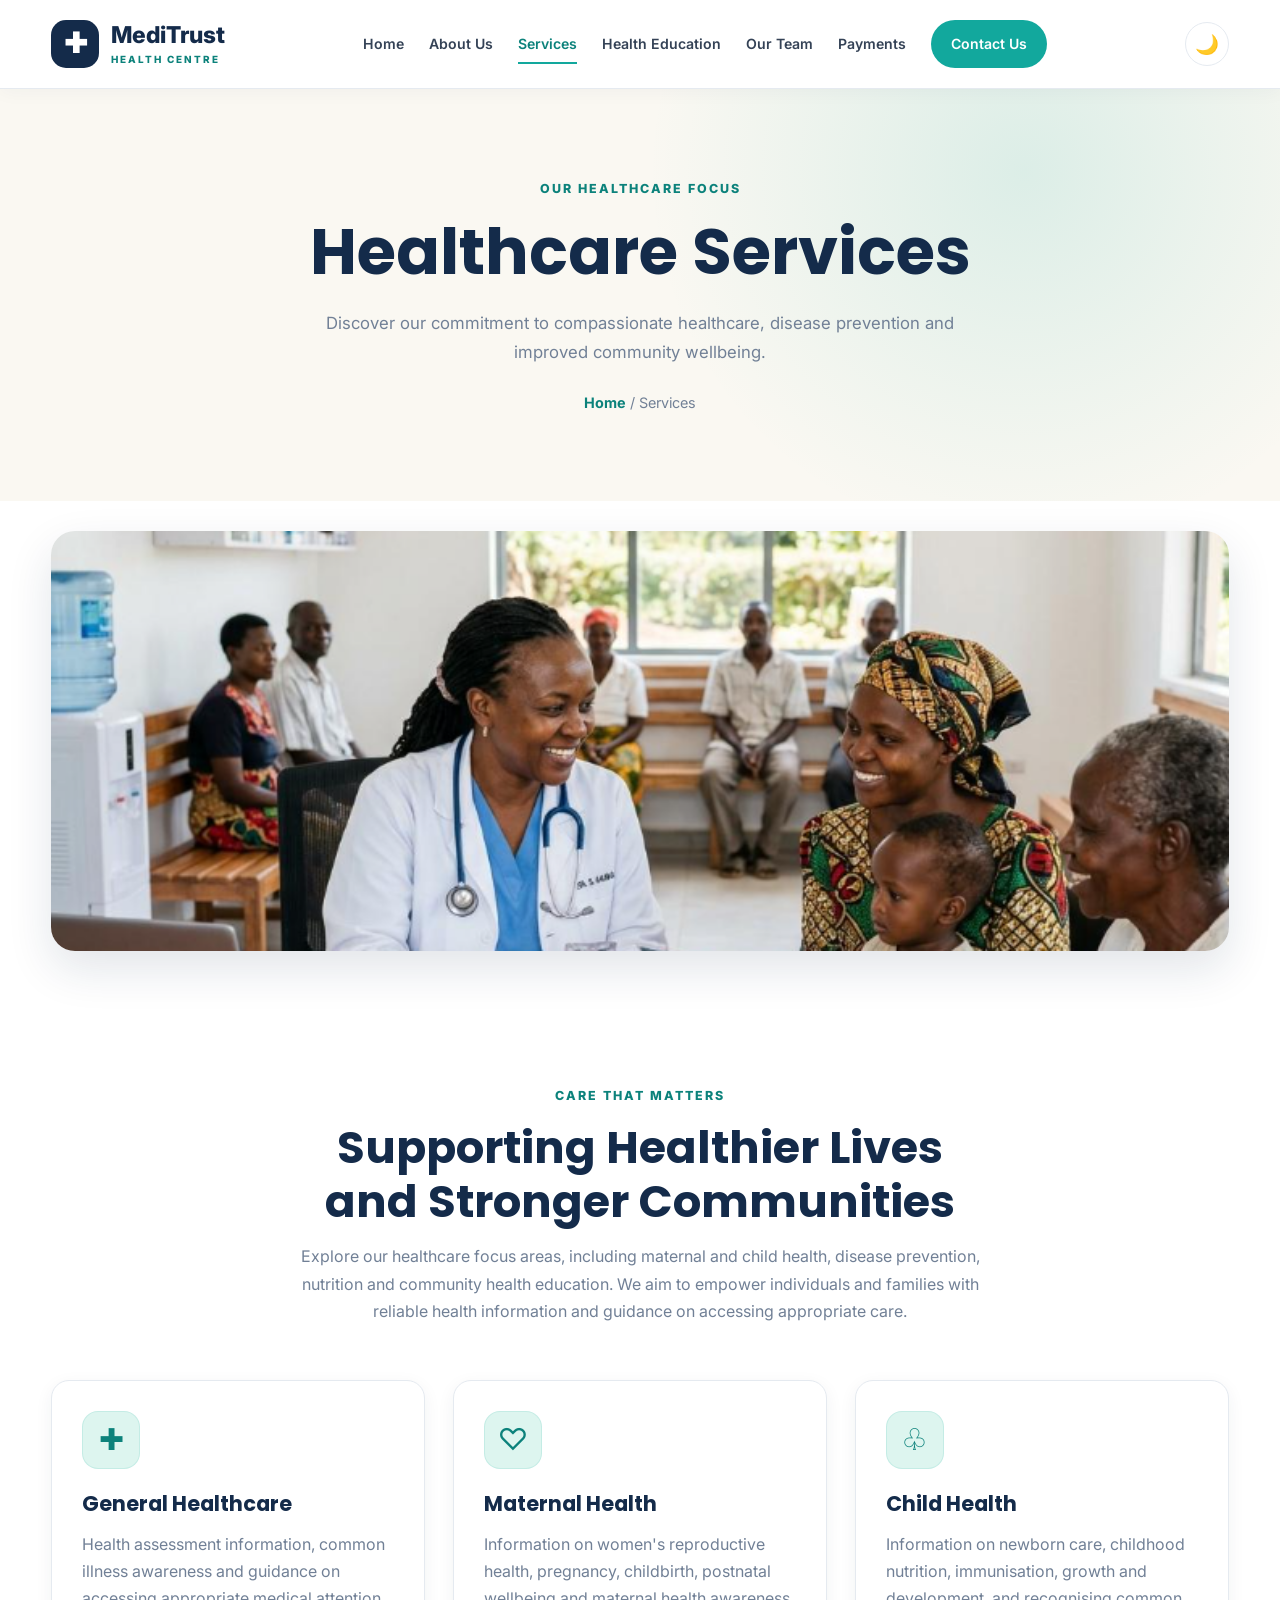
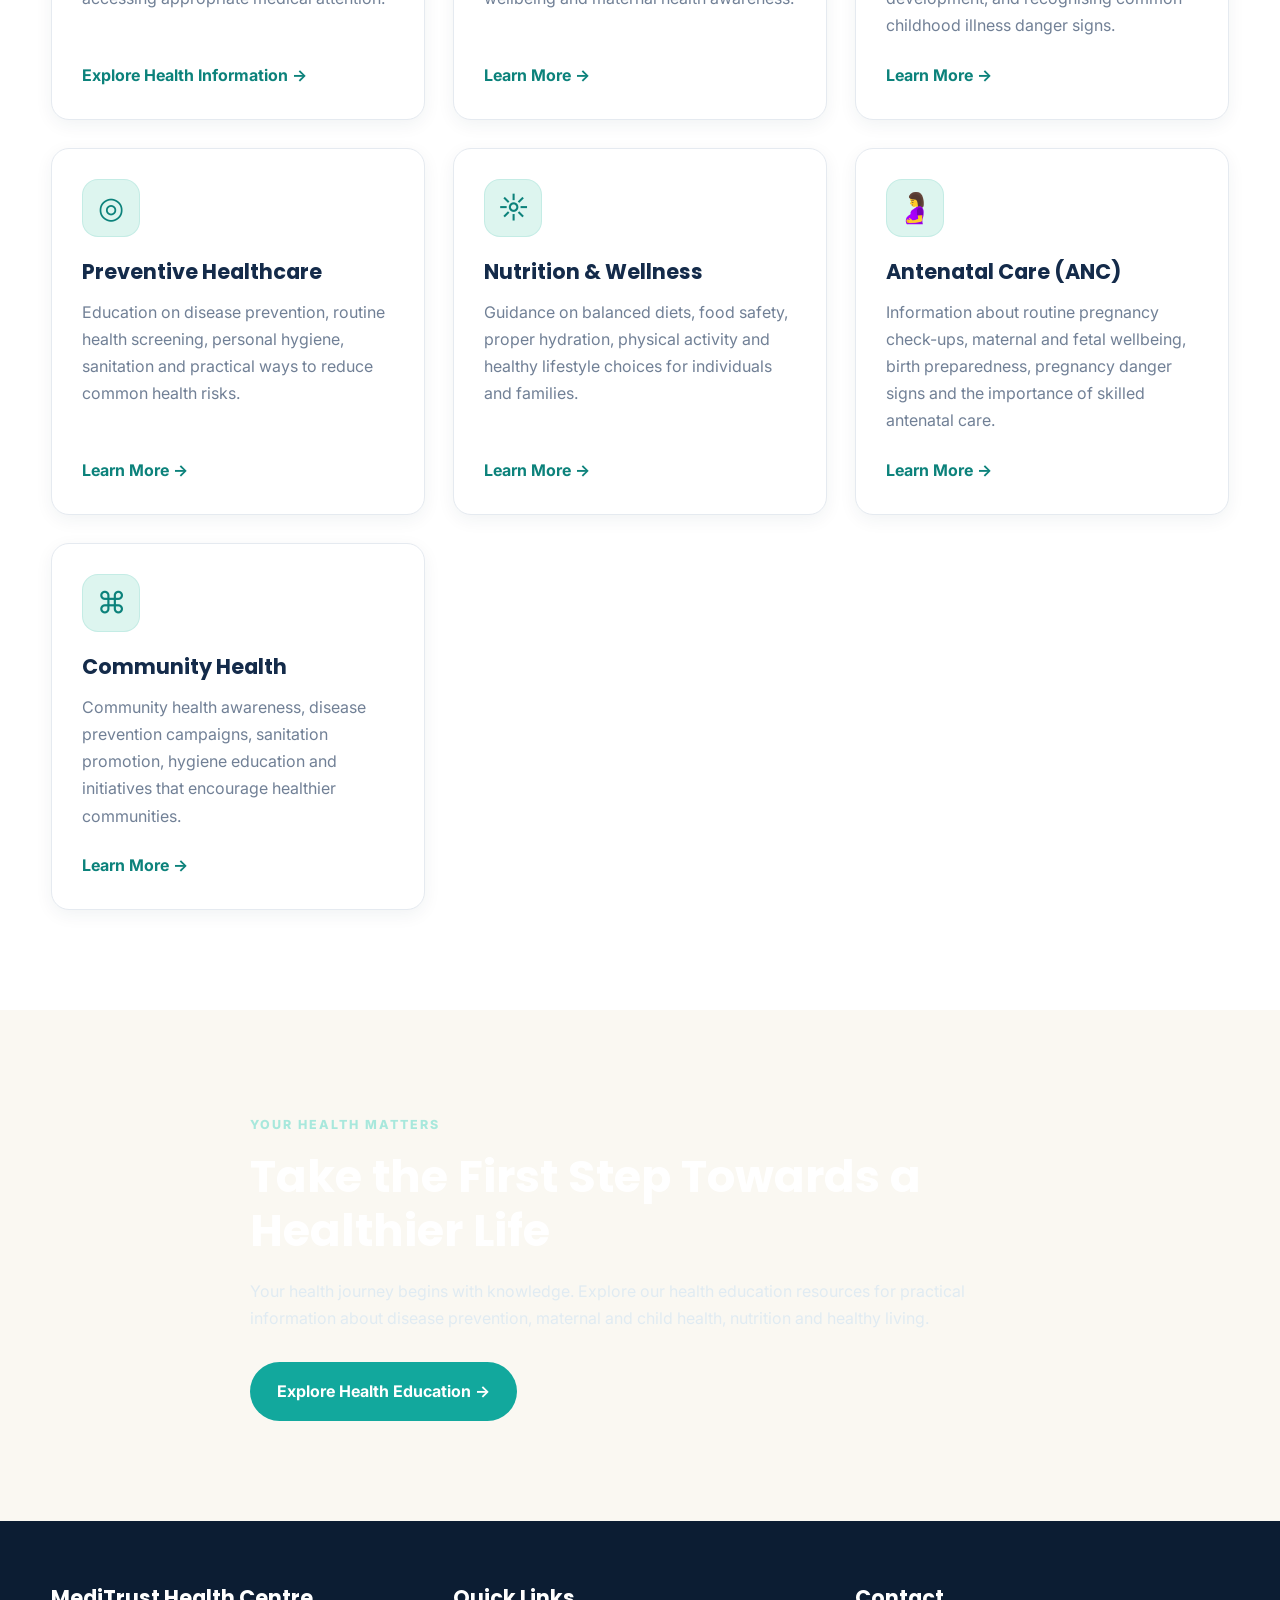
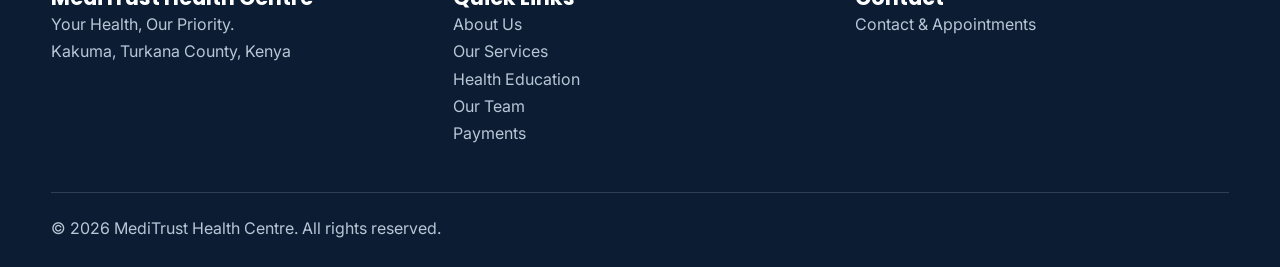
<file: services.html>
<!doctype html>
<html lang="en">
  <head>
    <meta charset="UTF-8" />
    <meta name="viewport" content="width=device-width, initial-scale=1.0" />
    <meta
      name="description"
      content="Explore healthcare services and community health support at MediTrust Health Centre in Kakuma, Turkana County, Kenya."
    />
    <title>Healthcare Services | MediTrust Health Centre</title>

    <link rel="icon" type="image/svg+xml" href="favicon.svg" />

    <link rel="preconnect" href="https://fonts.googleapis.com" />
    <link rel="preconnect" href="https://fonts.gstatic.com" crossorigin />
    <link
      href="https://fonts.googleapis.com/css2?family=Inter:wght@400;500;600;700;800&family=Poppins:wght@400;500;600;700;800&display=swap"
      rel="stylesheet"
    />

    <link rel="stylesheet" href="styles.css" />
    <script src="script.js" defer></script>
  </head>

  <body>
    <header class="site-header">
      <div class="container nav-container">
        <a href="index.html" class="brand">
          <span class="brand-icon">✚</span>
          <span class="brand-name">
            MediTrust
            <small>HEALTH CENTRE</small>
          </span>
        </a>

        <nav class="main-nav" id="mainNav">
          <a href="index.html">Home</a>
          <a href="about.html">About Us</a>
          <a href="services.html" class="active" aria-current="page"
            >Services</a
          >
          <a href="health-education.html">Health Education</a>
          <a href="team.html">Our Team</a>
          <a href="payments.html">Payments</a>
          <a href="contact.html" class="nav-cta">Contact Us</a>
        </nav>

        <div class="nav-actions">
          <button
            class="theme-toggle"
            type="button"
            aria-label="Switch to dark mode"
            title="Switch to dark mode"
            aria-pressed="false"
          >
            🌙
          </button>

          <button
            class="menu-toggle"
            id="menuToggle"
            type="button"
            aria-label="Open navigation menu"
            aria-expanded="false"
            aria-controls="mainNav"
          >
            ☰
          </button>
        </div>
      </div>
    </header>

    <main>
      <section class="page-hero">
        <div class="container">
          <span class="eyebrow">OUR HEALTHCARE FOCUS</span>
          <h1>Healthcare Services</h1>
          <p>
            Discover our commitment to compassionate healthcare, disease
            prevention and improved community wellbeing.
          </p>
          <div class="breadcrumb"><a href="index.html">Home</a> / Services</div>
        </div>
      </section>

      <!-- SERVICES FEATURE IMAGE -->
      <section class="section services-feature">
        <div class="container">
          <img
            src="images/services-healthcare.png"
            alt="African healthcare professionals providing community healthcare"
            loading="lazy"
          />
        </div>
      </section>

      <section class="section">
        <div class="container">
          <div class="section-heading">
            <span class="eyebrow">CARE THAT MATTERS</span>
            <h2>Supporting Healthier Lives and Stronger Communities</h2>
            <p>
              Explore our healthcare focus areas, including maternal and child
              health, disease prevention, nutrition and community health
              education. We aim to empower individuals and families with
              reliable health information and guidance on accessing appropriate
              care.
            </p>
          </div>

          <div class="grid-3">
            <article class="card service-detail">
              <div class="service-icon">✚</div>
              <h3>General Healthcare</h3>
              <p>
                Health assessment information, common illness awareness and
                guidance on accessing appropriate medical attention.
              </p>
              <a href="health-education.html" class="service-link"
                >Explore Health Information →</a
              >
            </article>

            <article class="card service-detail">
              <div class="service-icon">♡</div>
              <h3>Maternal Health</h3>
              <p>
                Information on women's reproductive health, pregnancy,
                childbirth, postnatal wellbeing and maternal health awareness.
              </p>
              <a href="health-education.html" class="service-link"
                >Learn More →</a
              >
            </article>

            <article class="card service-detail">
              <div class="service-icon">♧</div>
              <h3>Child Health</h3>
              <p>
                Information on newborn care, childhood nutrition, immunisation,
                growth and development, and recognising common childhood illness
                danger signs.
              </p>
              <a href="health-education.html" class="service-link"
                >Learn More →</a
              >
            </article>

            <article class="card service-detail">
              <div class="service-icon">◎</div>
              <h3>Preventive Healthcare</h3>
              <p>
                Education on disease prevention, routine health screening,
                personal hygiene, sanitation and practical ways to reduce common
                health risks.
              </p>
              <a href="health-education.html" class="service-link"
                >Learn More →</a
              >
            </article>

            <article class="card service-detail">
              <div class="service-icon">☼</div>
              <h3>Nutrition & Wellness</h3>
              <p>
                Guidance on balanced diets, food safety, proper hydration,
                physical activity and healthy lifestyle choices for individuals
                and families.
              </p>
              <a href="health-education.html" class="service-link"
                >Learn More →</a
              >
            </article>

            <article class="card service-detail">
              <div class="service-icon">🤰</div>
              <h3>Antenatal Care (ANC)</h3>
              <p>
                Information about routine pregnancy check-ups, maternal and
                fetal wellbeing, birth preparedness, pregnancy danger signs and
                the importance of skilled antenatal care.
              </p>
              <a href="health-education.html" class="service-link">
                Learn More →
              </a>
            </article>

            <article class="card service-detail">
              <div class="service-icon">⌘</div>
              <h3>Community Health</h3>
              <p>
                Community health awareness, disease prevention campaigns,
                sanitation promotion, hygiene education and initiatives that
                encourage healthier communities.
              </p>
              <a href="health-education.html" class="service-link"
                >Learn More →</a
              >
            </article>
          </div>
        </div>
      </section>

      <section class="section section-light">
        <div class="container care-content">
          <span class="eyebrow">YOUR HEALTH MATTERS</span>

          <h2>Take the First Step Towards a Healthier Life</h2>

          <p>
            Your health journey begins with knowledge. Explore our health
            education resources for practical information about disease
            prevention, maternal and child health, nutrition and healthy living.
          </p>

          <a href="health-education.html" class="btn btn-primary">
            Explore Health Education →
          </a>
        </div>
      </section>
    </main>

    <footer class="footer">
      <div class="container">
        <div class="grid-3">
          <div>
            <h3 style="color: white">MediTrust Health Centre</h3>
            <p>Your Health, Our Priority.</p>
            <p>Kakuma, Turkana County, Kenya</p>
          </div>
          <div>
            <h3 style="color: white">Quick Links</h3>
            <p><a href="about.html">About Us</a></p>
            <p><a href="services.html">Our Services</a></p>
            <p><a href="health-education.html">Health Education</a></p>
            <p><a href="team.html">Our Team</a></p>
            <p><a href="payments.html">Payments</a></p>
          </div>
          <div>
            <h3 style="color: white">Contact</h3>
            <p><a href="contact.html">Contact & Appointments</a></p>
          </div>
        </div>
        <div class="footer-bottom">
          <p>
            © <span id="year"></span> MediTrust Health Centre. All rights
            reserved.
          </p>
        </div>
      </div>
    </footer>
  </body>
</html>
</file>
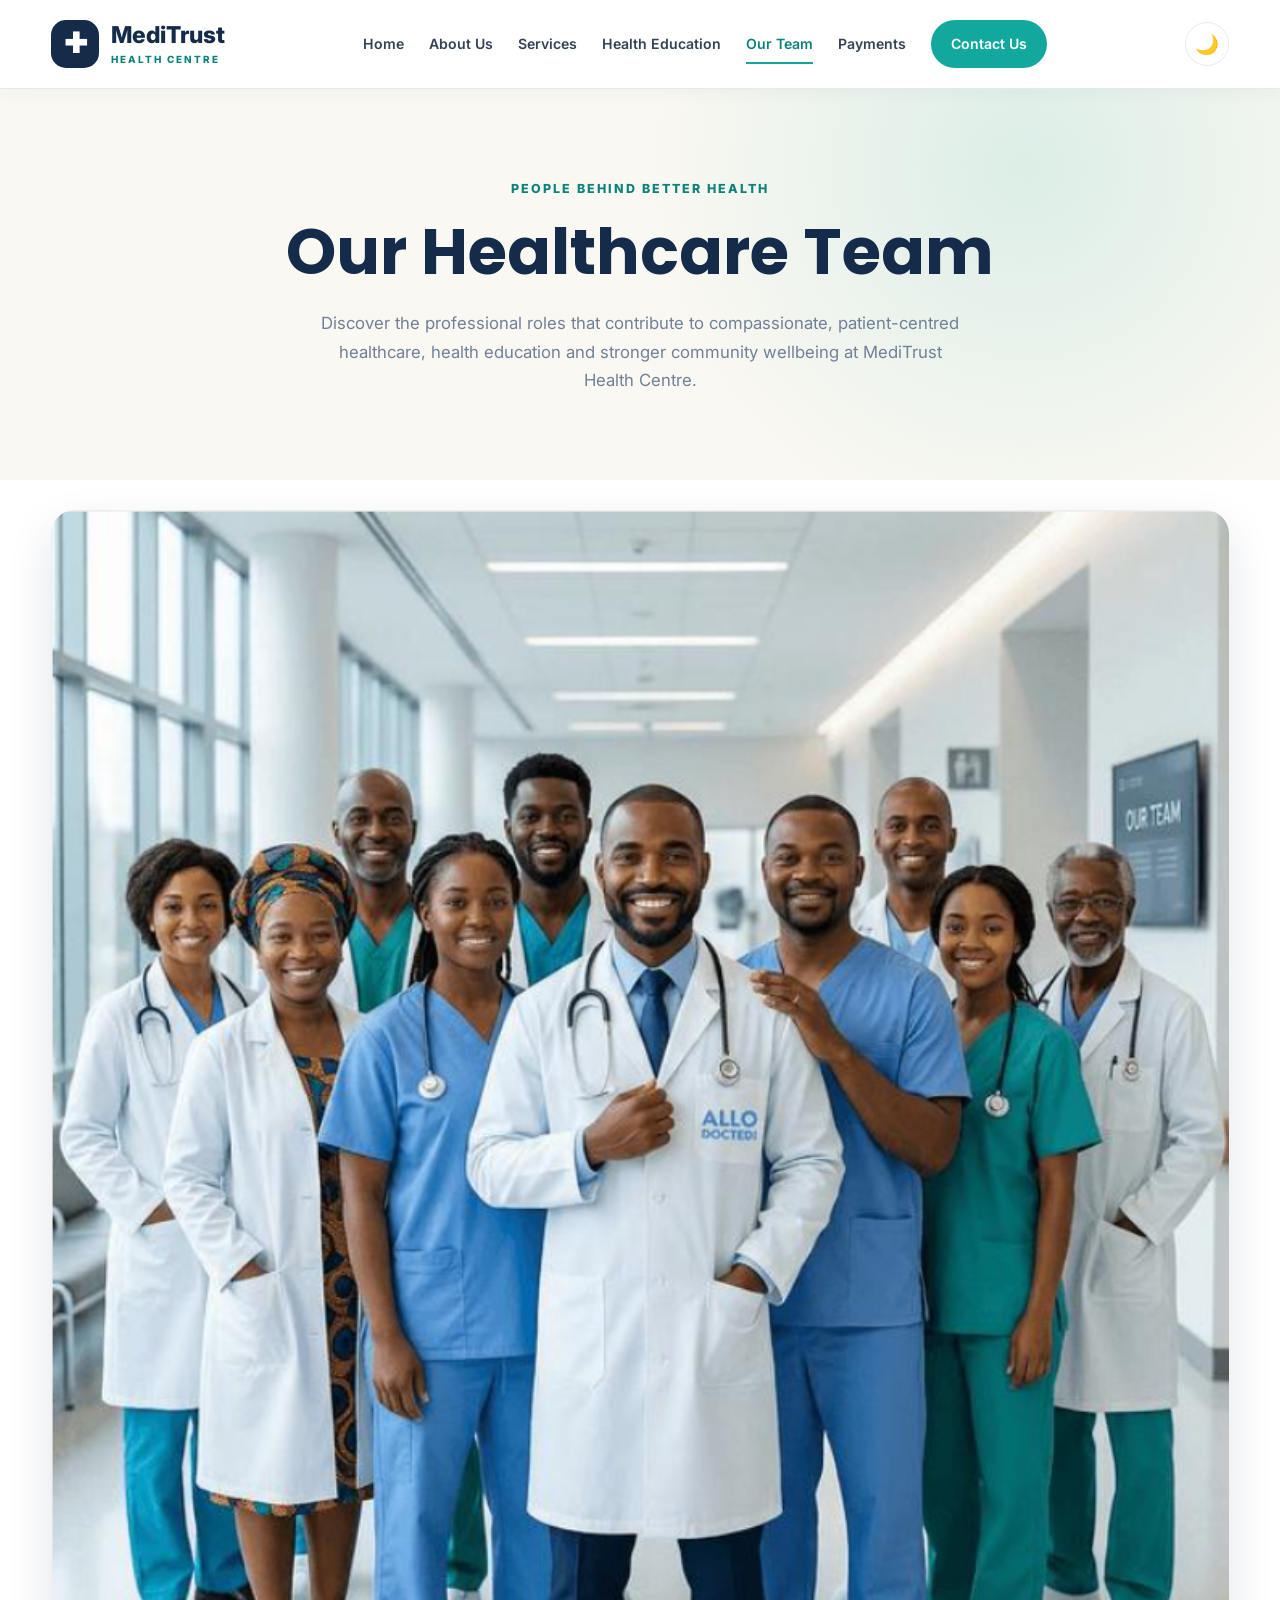
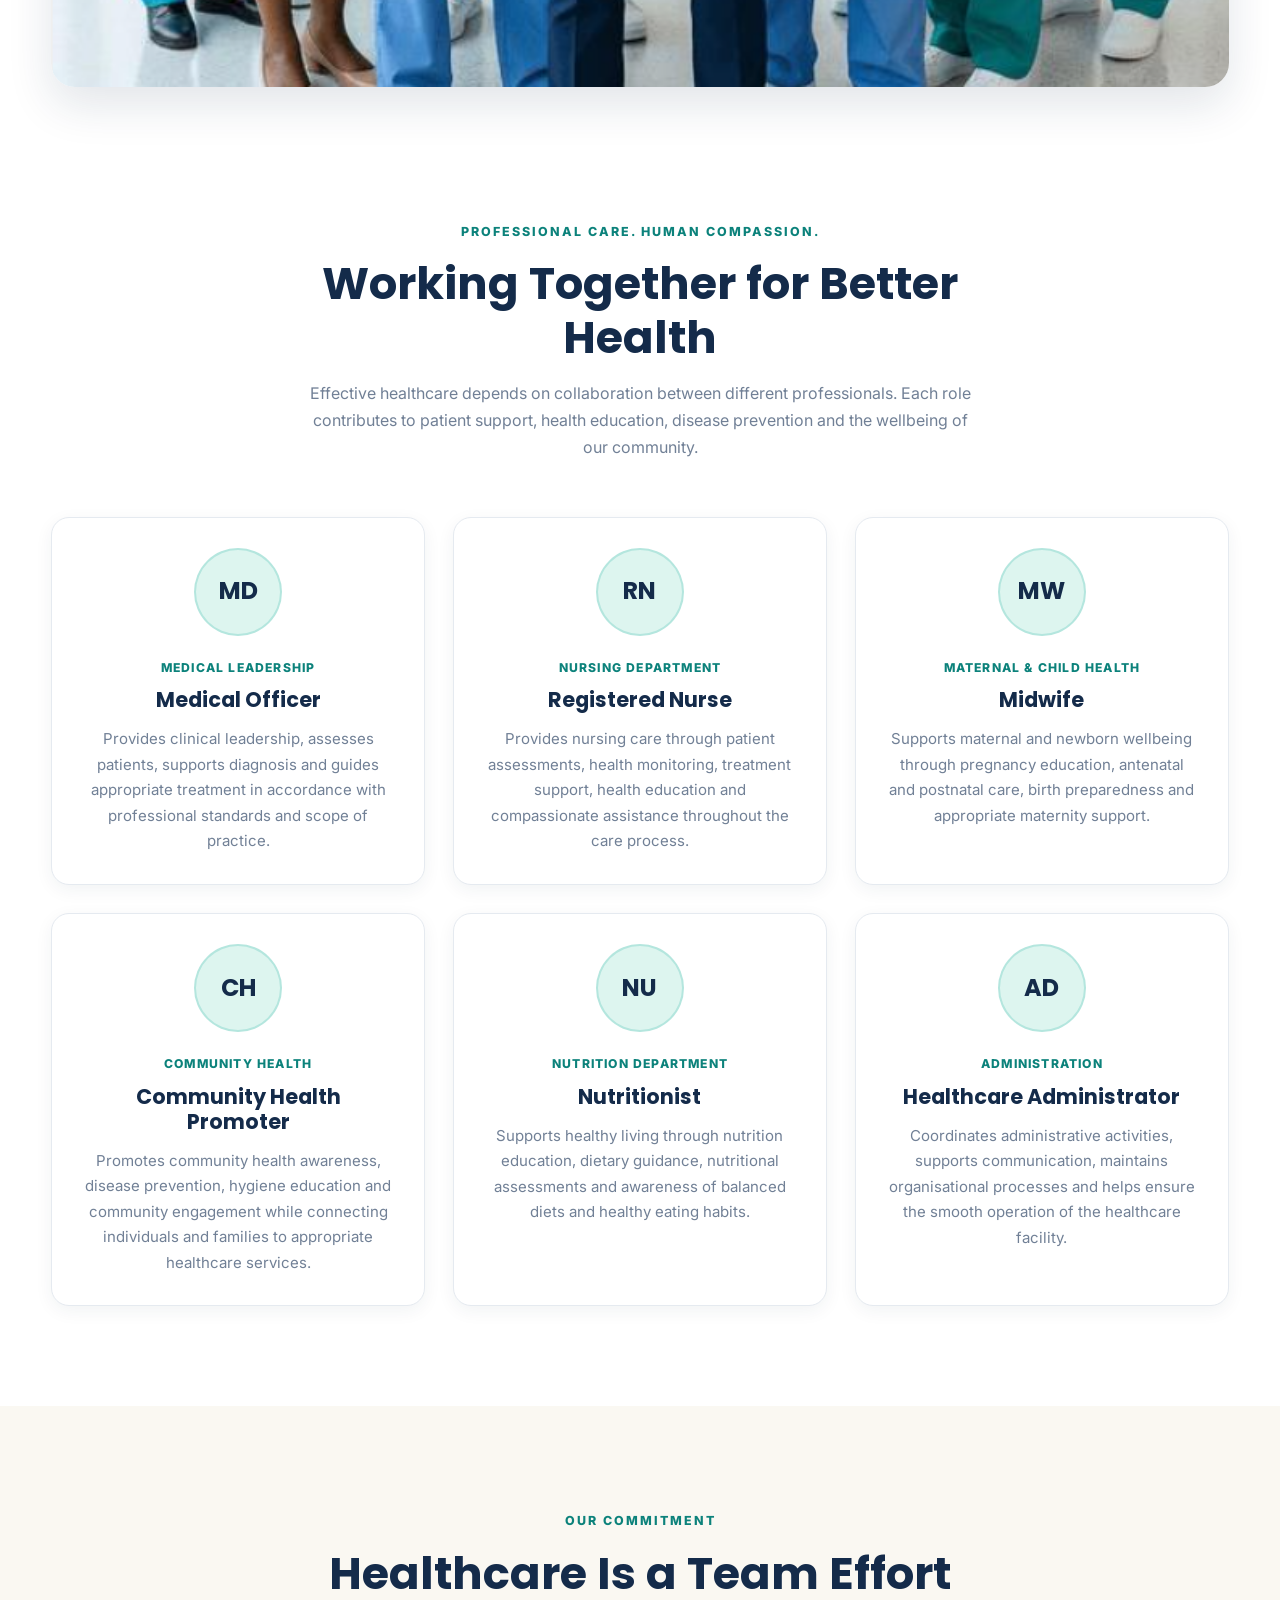
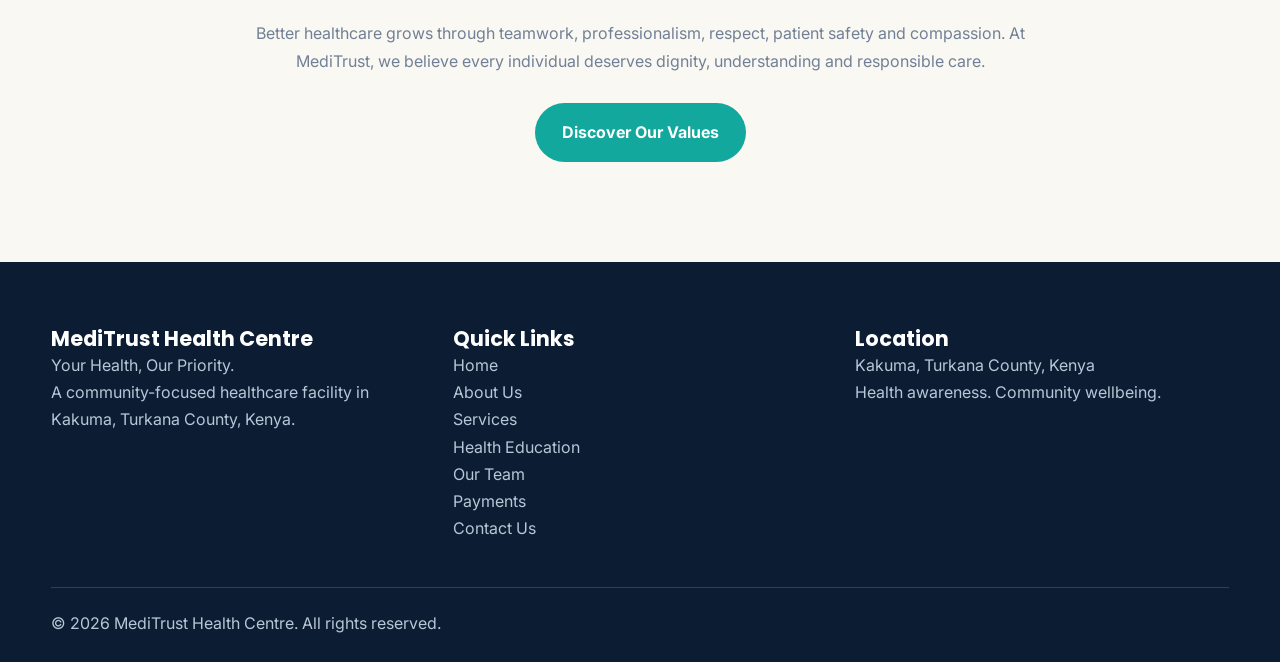
<file: team.html>
<!doctype html>
<html lang="en">
  <head>
    <meta charset="UTF-8" />
    <meta name="viewport" content="width=device-width, initial-scale=1.0" />
    <meta
      name="description"
      content="Learn about the healthcare professionals and team roles supporting patient care at MediTrust Health Centre in Kakuma, Turkana County, Kenya."
    />
    <title>Our Team | MediTrust Health Centre</title>

    <link rel="icon" type="image/svg+xml" href="favicon.svg" />

    <link rel="preconnect" href="https://fonts.googleapis.com" />
    <link rel="preconnect" href="https://fonts.gstatic.com" crossorigin />
    <link
      href="https://fonts.googleapis.com/css2?family=Inter:wght@400;500;600;700&family=Poppins:wght@400;500;600;700&display=swap"
      rel="stylesheet"
    />

    <link rel="stylesheet" href="styles.css" />
    <script src="script.js" defer></script>
  </head>
  <body>
    <header class="site-header">
      <div class="container nav-container">
        <a href="index.html" class="brand">
          <span class="brand-icon">✚</span>
          <span class="brand-name">MediTrust<small>HEALTH CENTRE</small></span>
        </a>

        <nav class="main-nav" id="mainNav">
          <a href="index.html">Home</a>
          <a href="about.html">About Us</a>
          <a href="services.html">Services</a>
          <a href="health-education.html">Health Education</a>
          <a href="team.html" class="active" aria-current="page">Our Team</a>
          <a href="payments.html">Payments</a>
          <a href="contact.html" class="nav-cta">Contact Us</a>
        </nav>

        <div class="nav-actions">
          <button
            class="theme-toggle"
            type="button"
            aria-label="Switch to dark mode"
            title="Switch to dark mode"
            aria-pressed="false"
          >
            🌙
          </button>

          <button
            class="menu-toggle"
            id="menuToggle"
            type="button"
            aria-label="Open navigation menu"
            aria-expanded="false"
            aria-controls="mainNav"
          >
            ☰
          </button>
        </div>
      </div>
    </header>

    <main>
      <section class="page-hero">
        <div class="container">
          <span class="eyebrow">People Behind Better Health</span>
          <h1>Our Healthcare Team</h1>
          <p>
            Discover the professional roles that contribute to compassionate,
            patient-centred healthcare, health education and stronger community
            wellbeing at MediTrust Health Centre.
          </p>
        </div>
      </section>

      <!-- HEALTHCARE TEAM FEATURE IMAGE -->
      <section class="section team-feature">
        <div class="container">
          <img
            src="images/healthcare-team.png"
            alt="Healthcare professionals working together at MediTrust Health Centre"
            loading="lazy"
          />
        </div>
      </section>

      <section class="section">
        <div class="container">
          <div class="section-heading">
            <span class="eyebrow">Professional Care. Human Compassion.</span>
            <h2>Working Together for Better Health</h2>
            <p>
              Effective healthcare depends on collaboration between different
              professionals. Each role contributes to patient support, health
              education, disease prevention and the wellbeing of our community.
            </p>
          </div>

          <div class="grid-3">
            <article class="card team-card">
              <div class="team-avatar">MD</div>
              <span class="team-role">Medical Leadership</span>
              <h3>Medical Officer</h3>
              <p>
                Provides clinical leadership, assesses patients, supports
                diagnosis and guides appropriate treatment in accordance with
                professional standards and scope of practice.
              </p>
            </article>

            <article class="card team-card">
              <div class="team-avatar">RN</div>
              <span class="team-role">Nursing Department</span>
              <h3>Registered Nurse</h3>
              <p>
                Provides nursing care through patient assessments, health
                monitoring, treatment support, health education and
                compassionate assistance throughout the care process.
              </p>
            </article>

            <article class="card team-card">
              <div class="team-avatar">MW</div>
              <span class="team-role">Maternal & Child Health</span>
              <h3>Midwife</h3>
              <p>
                Supports maternal and newborn wellbeing through pregnancy
                education, antenatal and postnatal care, birth preparedness and
                appropriate maternity support.
              </p>
            </article>

            <article class="card team-card">
              <div class="team-avatar">CH</div>
              <span class="team-role">Community Health</span>
              <h3>Community Health Promoter</h3>
              <p>
                Promotes community health awareness, disease prevention, hygiene
                education and community engagement while connecting individuals
                and families to appropriate healthcare services.
              </p>
            </article>

            <article class="card team-card">
              <div class="team-avatar">NU</div>
              <span class="team-role">Nutrition Department</span>
              <h3>Nutritionist</h3>
              <p>
                Supports healthy living through nutrition education, dietary
                guidance, nutritional assessments and awareness of balanced
                diets and healthy eating habits.
              </p>
            </article>

            <article class="card team-card">
              <div class="team-avatar">AD</div>
              <span class="team-role">Administration</span>
              <h3>Healthcare Administrator</h3>
              <p>
                Coordinates administrative activities, supports communication,
                maintains organisational processes and helps ensure the smooth
                operation of the healthcare facility.
              </p>
            </article>
          </div>
        </div>
      </section>

      <section class="section section-light">
        <div class="container team-message">
          <span class="eyebrow">Our Commitment</span>
          <h2>Healthcare Is a Team Effort</h2>
          <p>
            Better healthcare grows through teamwork, professionalism, respect,
            patient safety and compassion. At MediTrust, we believe every
            individual deserves dignity, understanding and responsible care.
          </p>
          <a href="about.html" class="btn btn-primary">Discover Our Values</a>
        </div>
      </section>
    </main>

    <footer class="footer">
      <div class="container">
        <div class="grid-3">
          <div>
            <h3 style="color: white">MediTrust Health Centre</h3>
            <p>Your Health, Our Priority.</p>
            <p>
              A community-focused healthcare facility in Kakuma, Turkana County,
              Kenya.
            </p>
          </div>

          <div>
            <h3 style="color: white">Quick Links</h3>
            <p><a href="index.html">Home</a></p>
            <p><a href="about.html">About Us</a></p>
            <p><a href="services.html">Services</a></p>
            <p><a href="health-education.html">Health Education</a></p>
            <p><a href="team.html">Our Team</a></p>
            <p><a href="payments.html">Payments</a></p>
            <p><a href="contact.html">Contact Us</a></p>
          </div>

          <div>
            <h3 style="color: white">Location</h3>
            <p>Kakuma, Turkana County, Kenya</p>
            <p>Health awareness. Community wellbeing.</p>
          </div>
        </div>

        <div class="footer-bottom">
          <p>
            © <span id="year"></span> MediTrust Health Centre. All rights
            reserved.
          </p>
        </div>
      </div>
    </footer>
  </body>
</html>
</file>
<file: styles.css>
/* =========================================
   MEDITRUST HEALTH CENTRE
   Premium Healthcare Design System
========================================= */

:root {
  --navy: #142b4a;
  --navy-dark: #0c1d33;
  --teal: #12a89d;
  --teal-dark: #0c827b;
  --mint: #ddf5ef;
  --ivory: #faf8f2;
  --gold: #c9a45c;
  --white: #ffffff;
  --text: #344256;
  --muted: #718096;
  --border: #e5eaf0;

  --shadow-sm: 0 5px 18px rgba(20, 43, 74, 0.06);
  --shadow-lg: 0 18px 45px rgba(20, 43, 74, 0.12);

  --radius-sm: 10px;
  --radius-md: 18px;
  --radius-lg: 28px;

  --container: 1180px;
}

/* RESET */

* {
  margin: 0;
  padding: 0;
  box-sizing: border-box;
}

html {
  scroll-behavior: smooth;
  scroll-padding-top: 90px;
}

body {
  font-family: "Inter", "Segoe UI", sans-serif;
  background: var(--white);
  color: var(--text);
  line-height: 1.7;
  overflow-x: hidden;
}

img {
  display: block;
  max-width: 100%;
}

a {
  color: inherit;
  text-decoration: none;
}

button,
input,
textarea,
select {
  font: inherit;
}

button {
  cursor: pointer;
}

ul {
  list-style: none;
}

/* TYPOGRAPHY */

h1,
h2,
h3,
h4 {
  font-family: "Poppins", "Segoe UI", sans-serif;
  color: var(--navy);
  line-height: 1.2;
  font-weight: 700;
}

h1 {
  font-size: clamp(2.5rem, 5vw, 4.6rem);
}

h2 {
  font-size: clamp(2rem, 3.5vw, 3rem);
}

h3 {
  font-size: 1.3rem;
}

p {
  color: var(--muted);
}

/* LAYOUT */

.container {
  width: min(92%, var(--container));
  margin-inline: auto;
}

.section {
  padding: 100px 0;
}

.section-light {
  background: var(--ivory);
}

.section-mint {
  background: var(--mint);
}

.section-heading {
  max-width: 680px;
  margin: 0 auto 55px;
  text-align: center;
}

.section-heading p {
  margin-top: 15px;
}

.eyebrow {
  display: inline-block;
  color: var(--teal-dark);
  font-size: 0.78rem;
  font-weight: 800;
  letter-spacing: 2px;
  text-transform: uppercase;
  margin-bottom: 15px;
}

/* BUTTONS */

.btn {
  display: inline-flex;
  align-items: center;
  justify-content: center;
  gap: 10px;
  padding: 14px 25px;
  border-radius: 50px;
  font-weight: 700;
  border: 2px solid transparent;
  transition: all 0.3s ease;
}

.btn-primary {
  background: var(--teal);
  color: var(--white);
}

.btn-primary:hover {
  background: var(--teal-dark);
  transform: translateY(-3px);
  box-shadow: var(--shadow-lg);
}

.btn-outline {
  border-color: var(--navy);
  color: var(--navy);
}

.btn-outline:hover {
  background: var(--navy);
  color: var(--white);
  transform: translateY(-3px);
}

.btn-white {
  background: var(--white);
  color: var(--navy);
}

/* CARDS */

.card {
  background: var(--white);
  border: 1px solid var(--border);
  border-radius: var(--radius-md);
  padding: 30px;
  box-shadow: var(--shadow-sm);
  transition:
    transform 0.35s ease,
    box-shadow 0.35s ease;
}

.card:hover {
  transform: translateY(-8px);
  box-shadow: var(--shadow-lg);
}

/* GRID SYSTEM */

.grid-2,
.grid-3,
.grid-4 {
  display: grid;
  gap: 28px;
}

.grid-2 {
  grid-template-columns: repeat(2, 1fr);
}

.grid-3 {
  grid-template-columns: repeat(3, 1fr);
}

.grid-4 {
  grid-template-columns: repeat(4, 1fr);
}

/* IMAGES */

.image-cover {
  width: 100%;
  height: 100%;
  object-fit: cover;
  border-radius: var(--radius-md);
}

/* FORMS */

.form-group {
  margin-bottom: 20px;
}

.form-group label {
  display: block;
  margin-bottom: 8px;
  color: var(--navy);
  font-weight: 600;
}

.form-control {
  width: 100%;
  padding: 14px 16px;
  border: 1px solid var(--border);
  border-radius: var(--radius-sm);
  background: var(--white);
  outline: none;
  transition:
    border-color 0.3s ease,
    box-shadow 0.3s ease;
}

.form-control:focus {
  border-color: var(--teal);
  box-shadow: 0 0 0 4px rgba(18, 168, 157, 0.12);
}

textarea.form-control {
  min-height: 140px;
  resize: vertical;
}

/* FOOTER */

.footer {
  background: var(--navy-dark);
  color: var(--white);
  padding: 65px 0 25px;
}

.footer p,
.footer a {
  color: #b8c6d6;
}

.footer a:hover {
  color: var(--teal);
}

.footer-bottom {
  margin-top: 45px;
  padding-top: 22px;
  border-top: 1px solid rgba(255, 255, 255, 0.15);
}

/* ANIMATIONS */

@keyframes fadeUp {
  from {
    opacity: 0;
    transform: translateY(25px);
  }

  to {
    opacity: 1;
    transform: translateY(0);
  }
}

.animate-up {
  animation: fadeUp 0.8s ease both;
}

/* ACCESSIBILITY */

a:focus-visible,
button:focus-visible,
input:focus-visible,
textarea:focus-visible,
select:focus-visible {
  outline: 3px solid var(--gold);
  outline-offset: 3px;
}

/* RESPONSIVE DESIGN */

@media (max-width: 900px) {
  .grid-4 {
    grid-template-columns: repeat(2, 1fr);
  }

  .grid-3 {
    grid-template-columns: repeat(2, 1fr);
  }

  .section {
    padding: 75px 0;
  }
}

@media (max-width: 600px) {
  .grid-2,
  .grid-3,
  .grid-4 {
    grid-template-columns: 1fr;
  }

  .section {
    padding: 60px 0;
  }

  .card {
    padding: 23px;
  }

  .btn {
    width: 100%;
  }
}

@media (prefers-reduced-motion: reduce) {
  *,
  *::before,
  *::after {
    scroll-behavior: auto !important;
    animation-duration: 0.01ms !important;
    transition-duration: 0.01ms !important;
  }
}

/* =========================================
   MEDITRUST HEADER & NAVIGATION
========================================= */

.site-header {
  position: sticky;
  top: 0;
  z-index: 1000;
  width: 100%;
  background: rgba(255, 255, 255, 0.96);
  backdrop-filter: blur(16px);
  border-bottom: 1px solid var(--border);
  box-shadow: 0 3px 18px rgba(20, 43, 74, 0.04);
}

.nav-container {
  min-height: 88px;
  display: flex;
  align-items: center;
  justify-content: space-between;
  gap: 25px;
}

.brand {
  display: flex;
  align-items: center;
  gap: 12px;
  flex-shrink: 0;
}

.brand-icon {
  width: 48px;
  height: 48px;
  display: grid;
  place-items: center;
  border-radius: 15px;
  background: var(--navy);
  color: var(--white);
  font-size: 28px;
  font-weight: 800;
}

.brand-name {
  color: var(--navy);
  font-size: 1.45rem;
  font-weight: 800;
  line-height: 1.1;
}

.brand-name small {
  display: block;
  margin-top: 5px;
  color: var(--teal-dark);
  font-size: 0.62rem;
  letter-spacing: 2px;
}

.main-nav {
  display: flex;
  align-items: center;
  gap: 25px;
}

.main-nav a {
  position: relative;
  color: var(--text);
  font-size: 0.88rem;
  font-weight: 600;
  transition: color 0.3s ease;
}

.main-nav a:not(.nav-cta)::after {
  content: "";
  position: absolute;
  left: 0;
  bottom: -8px;
  width: 0;
  height: 2px;
  background: var(--teal);
  transition: width 0.3s ease;
}

.main-nav a:hover,
.main-nav a.active {
  color: var(--teal-dark);
}

.main-nav a:hover::after,
.main-nav a.active::after {
  width: 100%;
}

.main-nav .nav-cta {
  padding: 12px 20px;
  color: var(--white);
  background: var(--teal);
  border-radius: 30px;
}

.main-nav .nav-cta:hover {
  background: var(--teal-dark);
  color: var(--white);
  transform: translateY(-2px);
}

.menu-toggle {
  display: none;
  width: 45px;
  height: 45px;
  border: 1px solid var(--border);
  border-radius: 12px;
  background: var(--white);
  color: var(--navy);
  font-size: 25px;
}

/* MOBILE NAVIGATION */

@media (max-width: 1000px) {
  .nav-container {
    min-height: 76px;
  }

  .menu-toggle {
    display: grid;
    place-items: center;
  }

  .main-nav {
    position: absolute;
    top: 100%;
    left: 0;
    right: 0;
    display: none;
    flex-direction: column;
    align-items: stretch;
    gap: 0;
    padding: 15px 5% 25px;
    background: var(--white);
    border-top: 1px solid var(--border);
    box-shadow: var(--shadow-lg);
  }

  .main-nav.open {
    display: flex;
  }

  .main-nav a {
    padding: 13px 0;
  }

  .main-nav a:not(.nav-cta)::after {
    display: none;
  }

  .main-nav .nav-cta {
    text-align: center;
    margin-top: 10px;
  }
}

@media (max-width: 400px) {
  .brand-name {
    font-size: 1.2rem;
  }

  .brand-icon {
    width: 42px;
    height: 42px;
  }
}

/* =========================================
   HOMEPAGE HERO SECTION
========================================= */

.hero {
  position: relative;
  padding: 85px 0 100px;
  overflow: hidden;
  background:
    radial-gradient(
      circle at 85% 15%,
      rgba(18, 168, 157, 0.12),
      transparent 32%
    ),
    linear-gradient(135deg, var(--ivory), var(--white));
}

.hero-container {
  display: grid;
  grid-template-columns: 1.05fr 0.95fr;
  align-items: center;
  gap: 65px;
}

.hero-content h1 {
  margin: 12px 0 22px;
  letter-spacing: -2px;
}

.hero-content h1 span {
  display: block;
  color: var(--teal-dark);
}

.hero-description {
  max-width: 540px;
  font-size: 1.05rem;
  line-height: 1.9;
}

.hero-actions {
  display: flex;
  flex-wrap: wrap;
  gap: 15px;
  margin-top: 32px;
}

.hero-location {
  display: flex;
  align-items: center;
  gap: 10px;
  margin-top: 35px;
  color: var(--muted);
  font-size: 0.9rem;
}

.hero-location span {
  color: var(--gold);
  font-size: 1.3rem;
}

.hero-image {
  position: relative;
  min-height: 510px;
  border-radius: 35px;
}

.hero-image img {
  width: 100%;
  height: 510px;
  object-fit: cover;
  object-position: center 20%;
  border-radius: 35px;
  box-shadow: var(--shadow-lg);
}

.hero-image-label {
  position: absolute;
  left: -35px;
  bottom: 35px;
  display: flex;
  align-items: center;
  gap: 14px;
  padding: 20px 25px;
  background: var(--white);
  border-radius: var(--radius-md);
  box-shadow: var(--shadow-lg);
}

.label-icon {
  width: 45px;
  height: 45px;
  display: grid;
  place-items: center;
  background: var(--mint);
  color: var(--teal-dark);
  border-radius: 13px;
  font-size: 23px;
}

.hero-image-label strong {
  display: block;
  color: var(--navy);
}

.hero-image-label small {
  color: var(--muted);
}

/* HERO RESPONSIVENESS */

@media (max-width: 900px) {
  .hero-container {
    grid-template-columns: 1fr;
    gap: 45px;
  }

  .hero-content {
    max-width: 700px;
  }

  .hero-image {
    min-height: 400px;
  }

  .hero-image img {
    height: 420px;
  }

  .hero-image-label {
    left: 15px;
  }
}

@media (max-width: 600px) {
  .hero {
    padding: 60px 0 70px;
  }

  .hero-content h1 {
    letter-spacing: -1px;
  }

  .hero-actions {
    flex-direction: column;
  }

  .hero-image,
  .hero-image img {
    min-height: 320px;
    height: 320px;
  }

  .hero-image-label {
    bottom: 15px;
    padding: 13px;
  }
}

/* =========================================
   HOMEPAGE WELCOME SECTION
========================================= */

.welcome-grid {
  display: grid;
  grid-template-columns: 1fr 1fr;
  align-items: center;
  gap: 65px;
}

.welcome-image img {
  width: 100%;
  height: 440px;
  object-fit: cover;
  border-radius: var(--radius-lg);
  box-shadow: var(--shadow-lg);
}

.welcome-content h2 {
  margin-bottom: 22px;
}

.welcome-content p {
  margin-bottom: 18px;
}

.welcome-content .btn {
  margin-top: 12px;
}

/* SERVICES */

.service-card {
  min-height: 270px;
}

.service-icon {
  width: 58px;
  height: 58px;
  display: grid;
  place-items: center;
  margin-bottom: 23px;
  border-radius: 16px;
  background: var(--mint);
  color: var(--teal-dark);
  font-size: 30px;
}

.service-card h3 {
  margin-bottom: 13px;
}

.service-card p {
  font-size: 0.94rem;
  margin-bottom: 20px;
}

.service-link {
  color: var(--teal-dark);
  font-weight: 700;
  transition: color 0.3s ease;
}

.service-link:hover {
  color: var(--navy);
}

/* PATIENT-CENTRED CARE */

.care-section {
  background:
    linear-gradient(110deg, rgba(12, 29, 51, 0.96), rgba(8, 83, 91, 0.9)),
    url("https://images.unsplash.com/photo-1576091160550-2173dba999ef?auto=format&fit=crop&w=1600&q=85")
      center/cover no-repeat;
  text-align: center;
}

.care-content {
  max-width: 780px;
  margin: auto;
}

.care-content h2 {
  color: var(--white);
  margin-bottom: 20px;
}

.care-content p {
  color: #e0ebf2;
  margin-bottom: 30px;
}

.care-content .eyebrow {
  color: #a8e8dc;
}

/* RESPONSIVE HOMEPAGE SECTIONS */

@media (max-width: 800px) {
  .welcome-grid {
    grid-template-columns: 1fr;
    gap: 35px;
  }

  .welcome-image img {
    height: 350px;
  }
}

@media (max-width: 600px) {
  .welcome-image img {
    height: 280px;
  }

  .service-card {
    min-height: auto;
  }
}

/* =========================================
   ABOUT PAGE
========================================= */

.page-hero {
  padding: 85px 0;
  text-align: center;
  background:
    radial-gradient(
      circle at 80% 20%,
      rgba(18, 168, 157, 0.15),
      transparent 35%
    ),
    var(--ivory);
}

.page-hero h1 {
  margin-bottom: 18px;
}

.page-hero p {
  max-width: 650px;
  margin: auto;
  font-size: 1.05rem;
}

.breadcrumb {
  margin-top: 25px;
  color: var(--muted);
  font-size: 0.9rem;
}

.breadcrumb a {
  color: var(--teal-dark);
  font-weight: 700;
}

.about-grid {
  display: grid;
  grid-template-columns: 1fr 1fr;
  align-items: center;
  gap: 60px;
}

.about-image img {
  width: 100%;
  height: 460px;
  object-fit: cover;
  border-radius: var(--radius-lg);
  box-shadow: var(--shadow-lg);
}

.about-content h2 {
  margin-bottom: 22px;
}

.about-content p {
  margin-bottom: 17px;
}

.mission-card {
  min-height: 240px;
}

@media (max-width: 800px) {
  .about-grid {
    grid-template-columns: 1fr;
    gap: 35px;
  }

  .about-image img {
    height: 350px;
  }
}

@media (max-width: 600px) {
  .page-hero {
    padding: 60px 0;
  }

  .about-image img {
    height: 280px;
  }
}

/* =========================================
   SERVICES PAGE
========================================= */

.service-detail {
  min-height: 290px;
  display: flex;
  flex-direction: column;
  align-items: flex-start;
}

.service-detail h3 {
  margin-bottom: 14px;
}

.service-detail p {
  margin-bottom: 22px;
}

.service-detail .service-link {
  margin-top: auto;
}

.service-detail .service-icon {
  border: 1px solid rgba(18, 168, 157, 0.12);
  transition:
    background 0.3s ease,
    transform 0.3s ease;
}

.service-detail:hover .service-icon {
  background: var(--navy);
  color: var(--white);
  transform: scale(1.08);
}

/* HEALTH EDUCATION PAGE */

.education-card {
  min-height: 280px;
  display: flex;
  flex-direction: column;
  align-items: flex-start;
}

.education-icon {
  width: 58px;
  height: 58px;
  display: flex;
  align-items: center;
  justify-content: center;
  background: var(--mint);
  border-radius: 16px;
  font-size: 1.8rem;
  margin-bottom: 22px;
}

.education-card h3 {
  margin-bottom: 12px;
}

.education-card p {
  margin-bottom: 20px;
}

.education-card .service-link {
  margin-top: auto;
}

.education-detail {
  max-width: 850px;
}

.education-detail h2 {
  margin-bottom: 20px;
}

.education-detail p {
  font-size: 1.05rem;
  line-height: 1.9;
}

.education-detail .eyebrow {
  margin-bottom: 18px;
}

/* OUR TEAM PAGE */

.team-card {
  text-align: center;
  min-height: 340px;
  display: flex;
  flex-direction: column;
  align-items: center;
}

.team-avatar {
  width: 88px;
  height: 88px;
  display: flex;
  align-items: center;
  justify-content: center;
  border-radius: 50%;
  background: var(--mint);
  color: var(--navy);
  border: 2px solid rgba(18, 168, 157, 0.2);
  font-family: "Poppins", sans-serif;
  font-size: 1.5rem;
  font-weight: 700;
  margin-bottom: 22px;
}

.team-role {
  color: var(--teal-dark);
  font-size: 0.76rem;
  font-weight: 800;
  letter-spacing: 1.2px;
  text-transform: uppercase;
  margin-bottom: 10px;
}

.team-card h3 {
  margin-bottom: 13px;
}

.team-card p {
  font-size: 0.94rem;
}

.team-message {
  max-width: 780px;
  text-align: center;
}

.team-message h2 {
  margin-bottom: 20px;
}

.team-message p {
  margin-bottom: 28px;
}

@media (max-width: 600px) {
  .team-card {
    min-height: auto;
  }
}

/* CONTACT PAGE */

.contact-layout {
  display: grid;
  grid-template-columns: 0.9fr 1.1fr;
  gap: 45px;
  align-items: start;
}

.contact-information {
  display: flex;
  flex-direction: column;
  gap: 20px;
}

.contact-info-card {
  display: flex;
  align-items: flex-start;
  gap: 18px;
  background: var(--ivory);
  padding: 25px;
  border-radius: var(--radius-md);
  border: 1px solid var(--border);
}

.contact-icon {
  width: 52px;
  height: 52px;
  flex-shrink: 0;
  display: flex;
  align-items: center;
  justify-content: center;
  background: var(--mint);
  border-radius: 14px;
  font-size: 1.4rem;
}

.contact-info-card h3 {
  margin-bottom: 7px;
}

.contact-info-card p {
  font-size: 0.94rem;
}

.contact-note {
  padding: 25px;
  border-left: 4px solid var(--gold);
  background: var(--mint);
  border-radius: 0 var(--radius-md) var(--radius-md) 0;
}

.contact-note h3 {
  margin-bottom: 10px;
}

.contact-note p {
  font-size: 0.92rem;
}

.contact-form-card h2 {
  font-size: 2rem;
  margin-bottom: 10px;
}

.contact-form-card > p {
  margin-bottom: 28px;
}

.contact-form-card .btn {
  width: 100%;
  border: none;
}

.form-notice {
  margin-top: 15px;
  font-size: 0.82rem;
  text-align: center;
}

@media (max-width: 800px) {
  .contact-layout {
    grid-template-columns: 1fr;
    gap: 30px;
  }
}

@media (max-width: 600px) {
  .contact-info-card {
    padding: 20px;
  }

  .contact-form-card {
    padding: 23px;
  }
}

/* =========================================
   MEDITRUST LIGHT & DARK THEME
========================================= */

:root {
  color-scheme: light;
  --page-bg: #ffffff;
  --surface: #ffffff;
  --surface-soft: #faf8f2;
  --heading-color: #142b4a;
  --body-color: #344256;
  --muted-color: #718096;
  --border-color: #e5eaf0;
  --mint-surface: #ddf5ef;
}

html[data-theme="dark"] {
  color-scheme: dark;

  --page-bg: #101a2a;
  --surface: #172438;
  --surface-soft: #1d2d42;
  --heading-color: #edf5ff;
  --body-color: #d5deea;
  --muted-color: #aab8ca;
  --border-color: #304158;
  --mint-surface: #203b43;

  --navy: #e5efff;
  --navy-dark: #0a1422;
  --teal: #27c4b5;
  --teal-dark: #55d5c8;
  --mint: #203b43;
  --ivory: #1d2d42;
  --text: #d5deea;
  --muted: #aab8ca;
  --border: #304158;

  --shadow-sm: 0 5px 18px rgba(0, 0, 0, 0.18);
  --shadow-lg: 0 18px 45px rgba(0, 0, 0, 0.3);
}

/* Main page colours */

body {
  background: var(--page-bg);
  color: var(--body-color);
}

h1,
h2,
h3,
h4 {
  color: var(--heading-color);
}

p {
  color: var(--muted-color);
}

.section-light {
  background: var(--surface-soft);
}

.section-mint {
  background: var(--mint-surface);
}

/* Cards and forms */

.card {
  background: var(--surface);
  border-color: var(--border-color);
}

.form-group label {
  color: var(--heading-color);
}

.form-control {
  background: var(--surface);
  color: var(--body-color);
  border-color: var(--border-color);
}

.form-control::placeholder {
  color: var(--muted-color);
}

/* Header and navigation */

.site-header {
  background: color-mix(in srgb, var(--surface) 94%, transparent);
  border-color: var(--border-color);
}

.brand-name {
  color: var(--heading-color);
}

.main-nav a {
  color: var(--body-color);
}

.menu-toggle {
  background: var(--surface);
  color: var(--heading-color);
  border-color: var(--border-color);
}

@media (max-width: 1000px) {
  .main-nav {
    background: var(--surface);
    border-color: var(--border-color);
  }
}

/* Buttons */

.btn-outline {
  border-color: var(--heading-color);
  color: var(--heading-color);
}

.btn-outline:hover {
  background: var(--heading-color);
  color: var(--page-bg);
}

/* Homepage and page heroes */

.hero {
  background:
    radial-gradient(
      circle at 85% 15%,
      rgba(18, 168, 157, 0.13),
      transparent 32%
    ),
    var(--surface-soft);
}

.hero-image-label {
  background: var(--surface);
}

.hero-image-label strong {
  color: var(--heading-color);
}

.page-hero {
  background:
    radial-gradient(
      circle at 80% 20%,
      rgba(18, 168, 157, 0.13),
      transparent 35%
    ),
    var(--surface-soft);
}

/* Service and education icons */

.service-icon,
.education-icon,
.label-icon,
.team-avatar,
.contact-icon {
  background: var(--mint-surface);
}

.service-link {
  color: var(--teal-dark);
}

/* Contact page */

.contact-info-card {
  background: var(--surface-soft);
  border-color: var(--border-color);
}

.contact-note {
  background: var(--mint-surface);
}

.contact-note h3 {
  color: var(--heading-color);
}

/* Theme toggle button */

.theme-toggle {
  width: 44px;
  height: 44px;
  display: inline-grid;
  place-items: center;
  flex-shrink: 0;
  border: 1px solid var(--border-color);
  border-radius: 50%;
  background: var(--surface);
  color: var(--heading-color);
  font-size: 1.2rem;
  transition:
    background 0.3s ease,
    color 0.3s ease,
    transform 0.3s ease;
}

.theme-toggle:hover {
  transform: rotate(12deg);
  border-color: var(--teal);
}

.theme-toggle:focus-visible {
  outline: 3px solid var(--gold);
  outline-offset: 3px;
}

/* Smooth theme transition */

body,
.site-header,
.card,
.form-control,
.contact-info-card,
.contact-note,
.hero-image-label,
.main-nav,
.menu-toggle,
.page-hero {
  transition:
    background-color 0.3s ease,
    color 0.3s ease,
    border-color 0.3s ease;
}

/* Respect reduced-motion preferences */

@media (prefers-reduced-motion: reduce) {
  body,
  .site-header,
  .card,
  .form-control,
  .contact-info-card,
  .contact-note,
  .hero-image-label,
  .main-nav,
  .menu-toggle,
  .page-hero {
    transition: none;
  }
}

/* HEADER ACTIONS */

.nav-actions {
  display: flex;
  align-items: center;
  gap: 12px;
  flex-shrink: 0;
}

@media (max-width: 1000px) {
  .nav-container {
    position: relative;
  }

  .nav-actions {
    margin-left: auto;
  }
}

/* =========================================
   MEDITRUST PAYMENT PAGE
========================================= */

/* Payment method cards */
.payment-methods-grid {
  display: grid;
  grid-template-columns: repeat(3, minmax(0, 1fr));
  gap: 24px;
  margin-top: 40px;
}

.payment-card {
  background: var(--surface);
  border: 1px solid var(--border);
  border-radius: var(--radius-lg, 18px);
  padding: 32px 26px;
  box-shadow: var(--shadow-sm);
  transition:
    transform 0.3s ease,
    box-shadow 0.3s ease,
    border-color 0.3s ease;
}

.payment-card:hover {
  transform: translateY(-6px);
  box-shadow: var(--shadow-lg);
  border-color: var(--teal);
}

.payment-card h3 {
  color: var(--heading-color);
  margin-bottom: 14px;
}

.payment-card h4 {
  color: var(--teal);
  font-size: 1.5rem;
  margin: 20px 0;
  overflow-wrap: anywhere;
}

.payment-card p {
  color: var(--body-color);
  line-height: 1.7;
}

/* Payment categories */
.payment-category-list {
  display: grid;
  grid-template-columns: repeat(2, minmax(0, 1fr));
  gap: 18px;
  margin-top: 36px;
}

.payment-category {
  display: flex;
  align-items: center;
  gap: 18px;
  padding: 22px;
  background: var(--surface);
  border: 1px solid var(--border);
  border-radius: var(--radius-md, 14px);
  transition:
    transform 0.3s ease,
    border-color 0.3s ease,
    box-shadow 0.3s ease;
}

.payment-category:hover {
  transform: translateY(-4px);
  border-color: var(--teal);
  box-shadow: var(--shadow-sm);
}

.payment-category span {
  display: flex;
  align-items: center;
  justify-content: center;
  min-width: 42px;
  height: 42px;
  border-radius: 50%;
  background: var(--mint);
  color: var(--teal-dark);
  font-weight: 700;
}

.payment-category h3 {
  color: var(--heading-color);
  font-size: 1rem;
  margin: 0;
}

/* Payment forms */
.payment-form {
  max-width: 760px;
  margin: 40px auto 0;
  padding: 36px;
  background: var(--surface);
  border: 1px solid var(--border);
  border-radius: 18px;
  box-shadow: var(--shadow-sm);
}

.payment-form .form-group {
  margin-bottom: 22px;
}

.payment-form label {
  display: block;
  margin-bottom: 9px;
  color: var(--heading-color);
  font-weight: 600;
}

.payment-form input,
.payment-form select {
  width: 100%;
  padding: 14px 16px;
  border: 1px solid var(--border);
  border-radius: 10px;
  background: var(--surface);
  color: var(--body-color);
  font: inherit;
  outline: none;
  transition:
    border-color 0.3s ease,
    box-shadow 0.3s ease;
}

.payment-form input:focus,
.payment-form select:focus {
  border-color: var(--teal);
  box-shadow: 0 0 0 3px rgb(18 168 157 / 14%);
}

.payment-form button {
  width: 100%;
  margin-top: 10px;
}

.payment-form .form-notice {
  margin-top: 20px;
  color: var(--muted);
  font-size: 0.9rem;
  line-height: 1.7;
  text-align: center;
}

/* Payment verification section */
.transaction-section {
  background: var(--surface-soft);
}

.transaction-section .payment-form {
  background: var(--surface);
}

/* Payment security section */
.payment-security {
  background: var(--surface);
}

.payment-security .section-heading {
  max-width: 760px;
  margin: 0 auto;
  padding: 35px;
  border: 1px solid var(--border);
  border-left: 5px solid var(--teal);
  border-radius: 14px;
  background: var(--surface-soft);
}

.payment-security .section-heading p {
  line-height: 1.8;
}

/* Payment page responsive design */
@media (max-width: 900px) {
  .payment-methods-grid {
    grid-template-columns: repeat(2, minmax(0, 1fr));
  }
}

@media (max-width: 600px) {
  .payment-methods-grid,
  .payment-category-list {
    grid-template-columns: 1fr;
  }

  .payment-card {
    padding: 25px 20px;
  }

  .payment-category {
    padding: 18px;
  }

  .payment-form {
    padding: 24px 18px;
  }

  .payment-security .section-heading {
    padding: 25px 20px;
  }
}

/* SERVICES FEATURE IMAGE */

.services-feature {
  padding-top: 30px;
  padding-bottom: 30px;
}

.services-feature img {
  width: 100%;
  height: 420px;
  object-fit: cover;
  object-position: center;
  border-radius: 24px;
  box-shadow: var(--shadow-lg);
}

@media (max-width: 768px) {
  .services-feature img {
    height: 260px;
  }
}

/* HEALTH EDUCATION FEATURE IMAGE */

.education-feature {
  padding-top: 30px;
  padding-bottom: 30px;
}

.education-feature img {
  width: 100%;
  height: 420px;
  object-fit: cover;
  object-position: center top;
  border-radius: 24px;
  box-shadow: var(--shadow-lg);
}

@media (max-width: 768px) {
  .education-feature img {
    height: 260px;
  }
}

/* HEALTHCARE TEAM FEATURE IMAGE */

.team-feature {
  padding-top: 30px;
  padding-bottom: 30px;
}

/* HEALTHCARE TEAM FEATURE IMAGE */

.team-feature {
  padding-top: 30px;
  padding-bottom: 30px;
}

.team-feature img {
  display: block;
  width: 100%;
  height: auto;
  max-height: none;
  object-fit: initial;
  object-position: initial;
  border-radius: 24px;
  box-shadow: var(--shadow-lg);
}

/* CONTACT PAGE ENHANCEMENTS */

.contact-info-card {
  padding: 24px;
  border-radius: 18px;
  background: var(--surface);
  border: 1px solid rgba(18, 168, 157, 0.15);
  box-shadow: var(--shadow-sm);
  transition:
    transform 0.3s ease,
    box-shadow 0.3s ease;
}

.contact-info-card:hover {
  transform: translateY(-5px);
  box-shadow: var(--shadow-lg);
}

.contact-icon {
  width: 48px;
  height: 48px;
  display: flex;
  align-items: center;
  justify-content: center;
  background: var(--mint);
  border-radius: 14px;
  font-size: 23px;
}

.contact-info-card h3 {
  margin-bottom: 8px;
}

.contact-info-card p {
  line-height: 1.7;
}

.contact-info-card a {
  color: var(--teal);
  font-weight: 600;
  text-decoration: none;
}

.contact-info-card a:hover {
  text-decoration: underline;
}

/* CONTACT FORM CARD ENHANCEMENTS */

.contact-form-card {
  padding: 32px;
  background: var(--surface);
  border: 1px solid var(--border-color);
  border-radius: 22px;
  box-shadow: var(--shadow-lg);
}

/* CONTACT FORM MOBILE RESPONSIVENESS */

@media (max-width: 600px) {
  .contact-form-card {
    padding: 23px;
    border-radius: 18px;
  }

  .contact-form-card h2 {
    font-size: 1.6rem;
  }

  .contact-form-card > p {
    font-size: 0.95rem;
  }
}

/* =========================================
   CONTACT FORM NOTIFICATION
========================================= */

#formNotice {
  margin-top: 18px;
  padding: 14px 18px;
  border-radius: 12px;
  font-size: 0.95rem;
  line-height: 1.6;
  transition: all 0.3s ease;
}

#formNotice:empty {
  display: none;
}

/* LIGHT MODE */

#formNotice.success {
  color: #166534;
  background: #dcfce7;
  border: 1px solid #86efac;
}

#formNotice.error {
  color: #991b1b;
  background: #fee2e2;
  border: 1px solid #fca5a5;
}

#formNotice.loading {
  color: #1e40af;
  background: #dbeafe;
  border: 1px solid #93c5fd;
}

/* DARK MODE */

html[data-theme="dark"] #formNotice.success {
  color: #bbf7d0;
  background: #14532d;
  border: 1px solid #166534;
}

html[data-theme="dark"] #formNotice.error {
  color: #fecaca;
  background: #7f1d1d;
  border: 1px solid #991b1b;
}

html[data-theme="dark"] #formNotice.loading {
  color: #bfdbfe;
  background: #1e3a8a;
  border: 1px solid #1d4ed8;
}
</file>
